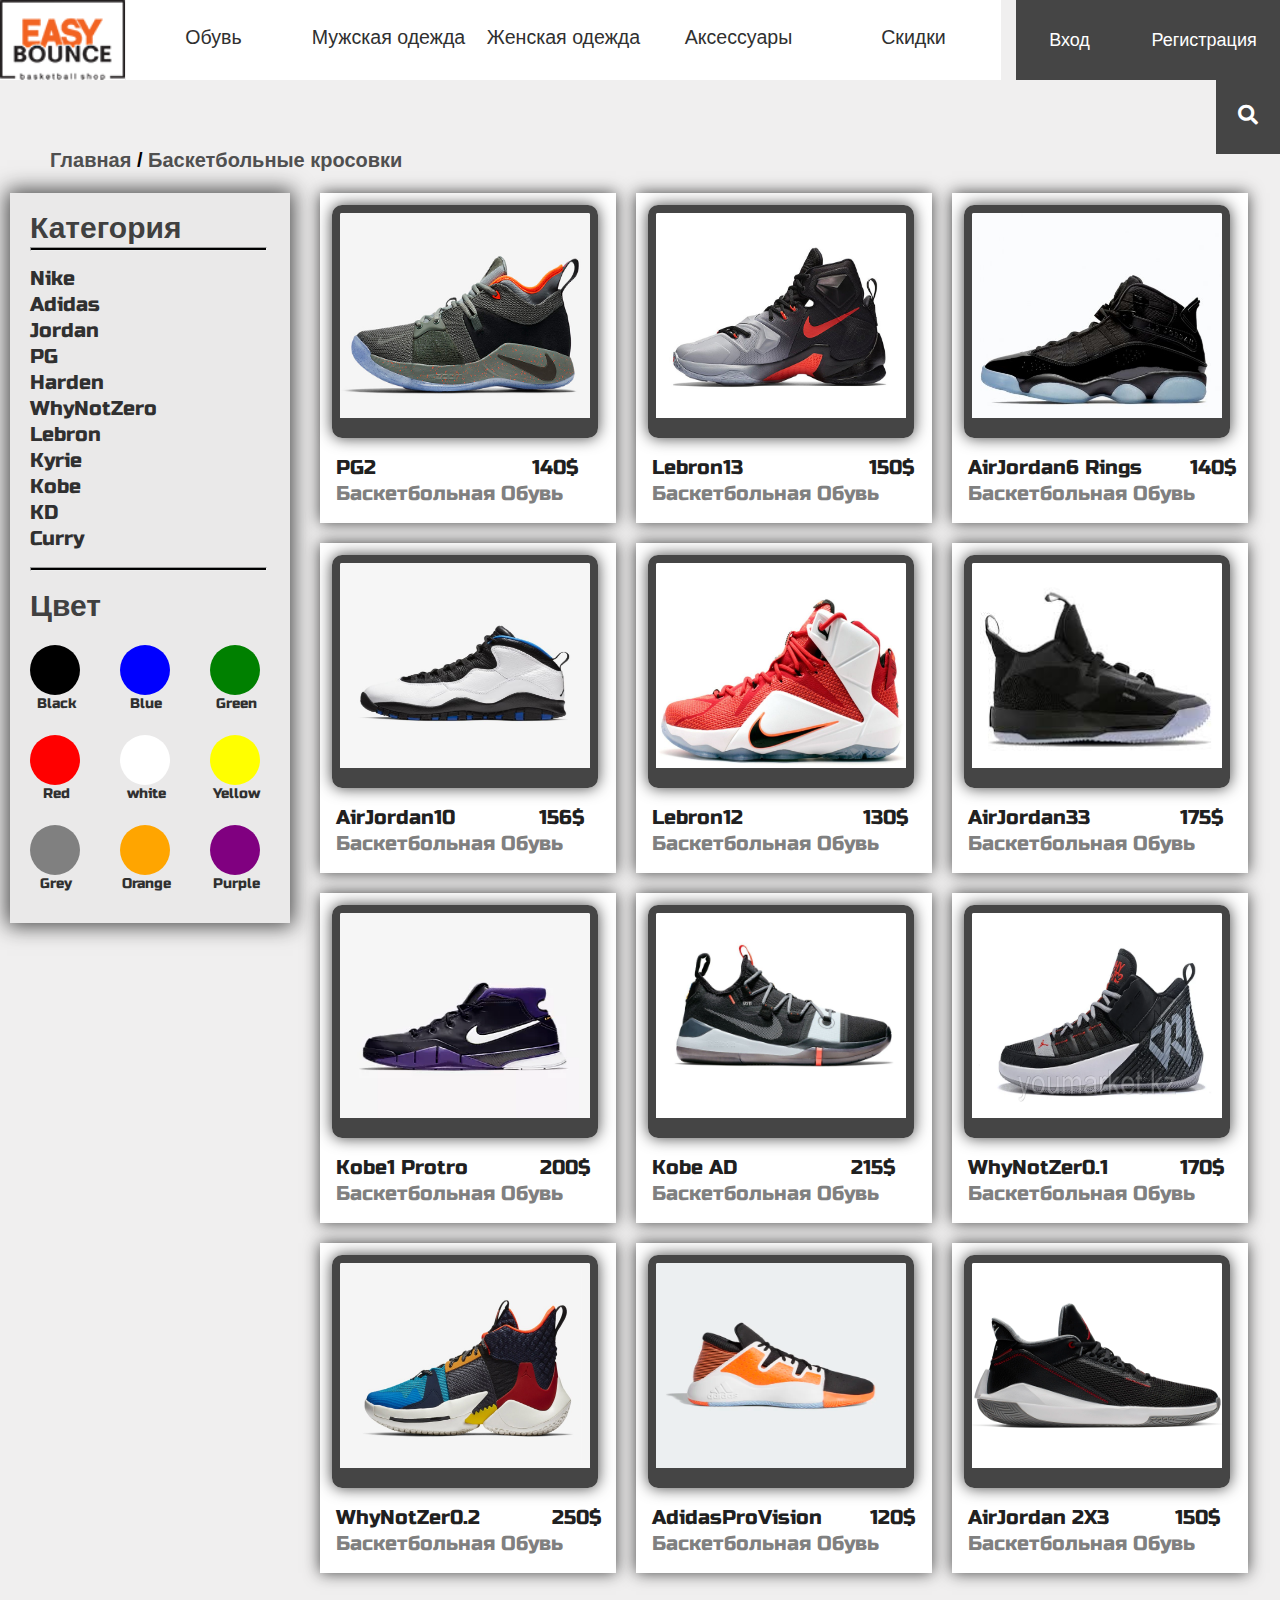
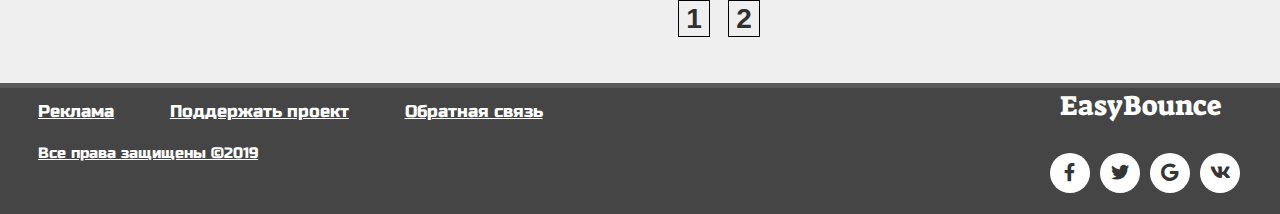
<file: index.html>
<!DOCTYPE html>
<html>
    <head>
       <meta charset="UTF-8">
        <title>Баскетбольные Кросовки</title>
	    <link rel="stylesheet" href="css/menu.css"  type="text/css" />
        <link href="css/main.css" rel="stylesheet" type="text/css" />
        <link rel="stylesheet" href="lib/end/all.min.css">
    </head>
    <body>

<div class="menu" >
	

<header id="content">

<a href="MainStr.html"><img src="images/newlogo.png" id="logo"/></a>			
	<ul id="nav">
	
		<li>
		<a href="">Обувь</a>
			<ul>
				<li><a href="index.html">Баскетбольные Кросовки</a></li>
                <li><a href="">Обувь Lifestyle</a></li>
			</ul>
		</li>
		<li>
		<a href="">Мужская одежда</a>
			<ul>
				<li><a href="shorts.html">Баскетбольные шорты</a></li>
				<li><a href="maiki.html">Баскетбольные майки</a></li>
				<li><a href="kofta.html">Толстовки</a></li>
				<li><a href="">Штаны</a></li>
				<li><a href="">Компрессивное бельё</a></li>
				<li><a href="">Спортивные костюмы</a></li>
				<li><a href="">Шапки кепки</a></li>
			</ul>
		</li>
			<li>
		<a href="">Женская одежда</a>
			<ul>
				<li><a href="girlshorts.html">Баскетбольные шорты</a></li>
				<li><a href="">Баскетбольные майки</a></li>
				<li><a href="">Толстовки</a></li>
				<li><a href="">Штаны</a></li>
				<li><a href="">Компрессивное бельё</a></li>
				<li><a href="">Спортивные костюмы</a></li>
				<li><a href="">Шапки кепки</a></li>
			</ul>
		</li>
		<li>
		<a href="">Аксессуары</a>
			<ul>
				<li><a href="">Для баскетбола</a></li>
				<li><a href="myach.html">Баскетбольные мячи</a></li>
				<li><a href="">Рюкзаки и сумки</a></li>
			
			</ul>
		</li>
		<li>
		    <a href="">Скидки</a>
		</li>
		
	</ul>
	 
		<div>
          <a href="" id="reg">Регистрация</a>
		
        <a href="" id="reg2">Вход</a>
		</div>
	<div id="search-box">
              <input class="search-txt" type="text"
 name="" placeholder="type to search" >  <a class="search-btn" href="#"><i class="fas fa-search"></i></a>
          </div>
	  </header>
        
            <h2>Fixprice</h2>
            
    <h1 id="stropisanie"><a href="#">Главная</a> /<a href="index.html"> Баскетбольные кросовки</a></h1>
   
<div id="leftmain">
   <h1 id="kategoria">Категория</h1>
   <hr id="linia">
   <ul id="inkategori">
   <li><a href="#">Nike</a></li>
   <li><a href="#">Adidas</a></li>
   <li><a href="#">Jordan</a></li>
   <li><a href="#">PG</a></li>
   <li><a href="#">Harden</a></li>
   <li><a href="#">WhyNotZero</a></li>
   <li><a href="#">Lebron</a></li>
    <li><a href="#">Kyrie</a></li>
   <li><a href="#">Kobe</a></li>
   <li><a href="#">KD</a></li>
   <li><a href="#">Curry</a></li>
   </ul>
   <hr id="linia">
   <h1 id="kategoria">Цвет</h1>
   <div id="color">
   <div id="black"><a href="#">Black</a></div>
   <div id="blue"><a href="#">Blue</a></div>
   <div id="green"><a href="#">Green</a></div>
   <div id="red"><a href="#">Red</a></div>
   <div id="white"><a href="#">white</a></div>
   <div id="yellow"><a href="#">Yellow</a></div>
   <div id="grey"><a href="#">Grey</a></div>
   <div id="orange"><a href="#">Orange</a></div>
   <div id="purple"><a href="#">Purple</a></div>
   </div>
    
</div>
        <div class="gallery">
		<div id="block">
		    <a  href="pg.html"><img src="images/14.jpg"><span id="span1"><pre>PG2                          140$</pre>Баскетбольная Обувь</span></a>
		  </div>
		<div id="block">
            <a href="lebron13.html"><img src="images/2.jpg"><span id="span1"><pre>Lebron13                     150$</pre>Баскетбольная Обувь</span></a>
			</div>
		<div id="block">
            <a href="3"><img src="images/3.jpg"><span id="span1"><pre>AirJordan6 Rings        140$</pre>Баскетбольная Обувь</span></a>
			</div>
        <div id="block">
            <a href="4"><img src="images/4.jpg"><span id="span1"><pre>AirJordan10              156$</pre>Баскетбольная Обувь</span></a>
			</div>
        <div id="block">
			<a href="5"><img src="images/5.jpg"><span id="span1"><pre>Lebron12                    130$</pre>Баскетбольная Обувь</span></a>
			</div>
        <div id="block">
			<a href="6"><img src="images/6.jpg"><span id="span1"><pre>AirJordan33               175$</pre>Баскетбольная Обувь</span></a>
			</div>
         <div id="block">
			<a href="7"><img src="images/7.jpg"><span id="span1"><pre>Kobe1 Protro            200$</pre>Баскетбольная Обувь</span></a>
			</div>
        <div id="block">
			<a href="8"><img src="images/8.jpg"><span id="span1"><pre>Kobe AD                   215$</pre>Баскетбольная Обувь</span></a>
			</div>
         <div id="block">
			<a href="9"><img src="images/9.jpg"><span id="span1"><pre>WhyNotZer0.1            170$</pre>Баскетбольная Обувь</span></a>
			</div>
         <div id="block">
		   <a href="10"><img src="images/10.jpg"><span id="span1"><pre>WhyNotZer0.2            250$</pre>Баскетбольная Обувь</span></a>
		   </div>
         <div id="block">
			<a href="11"><img src="images/11.jpg"><span id="span1"><pre>AdidasProVision        120$</pre>Баскетбольная Обувь</span></a>
			</div>
         <div id="block">
		   <a href="12"><img src="images/12.jpg"><span id="span1"><pre>AirJordan 2X3           150$</pre>Баскетбольная Обувь</span></a>
        </div>
		</div>	<h1 id="perehod"><a href="index.html">1</a></h1> <h1 id="perehod2"><a href="">2</a></h1>
            </div>
            
            <footer>
       
        <div id="niz">
            <span>EasyBounce</span>
        </div>
        <div id="clear"></div>

        <div id="Fullniz">
            <a href="">Реклама</a>
            <a href="">Поддержать проект</a>
            <a href="">Обратная связь</a>
        </div>
        <div id="nizright">
            <a href="">Все права защищены &copy;2019</a>
        </div>
        <div id="social">
         <a href="https://vk.com/spriggan0" title="Вконтакте"><i class="fab fa-vk"></i></a>
         <a href="https://myaccount.google.com/" title="Google"><i class="fab fa-google"></i></a>
         <a href="" title="Twitter"><i class="fab fa-twitter"></i></a>
         <a href="https://vk.com/spriggan0" title="Facebook"><i class="fab fa-facebook-f"></i></a>
       </div>
    </footer>

    </body>
</html>
</file>
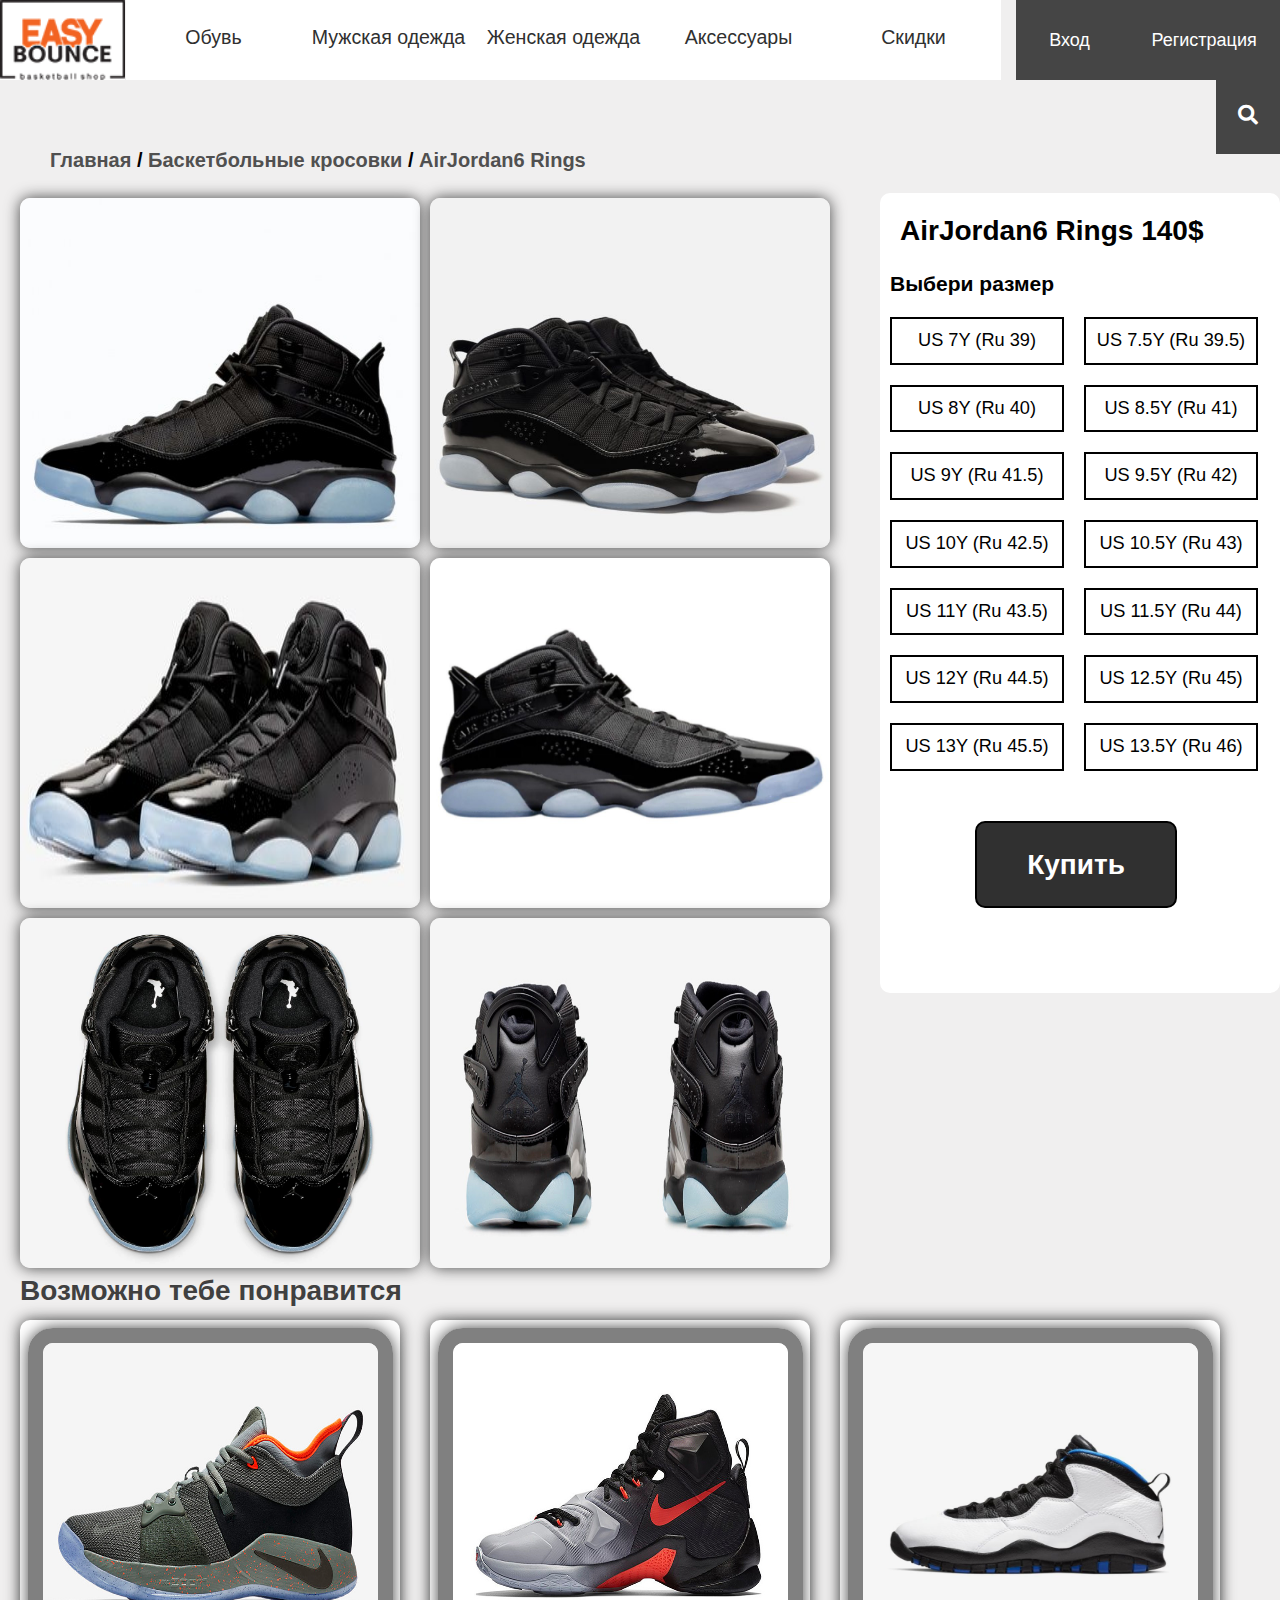
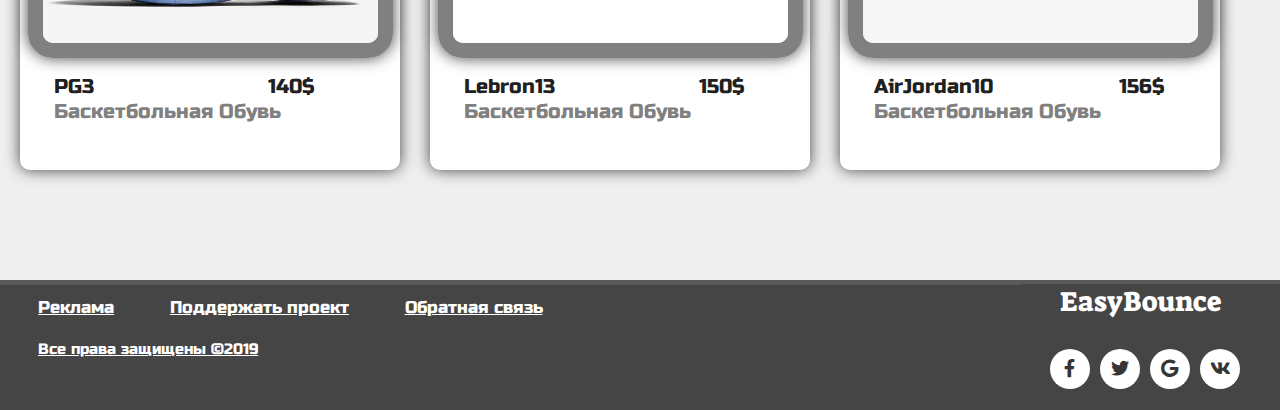
<file: 6rings.html>
<!DOCTYPE html>
<html lang="en">
<head>
    <meta charset="UTF-8">
    <link rel="stylesheet" href="css/menu.css"  type="text/css" />
        <link href="css/main.css" rel="stylesheet" type="text/css" />
        <link rel="stylesheet" href="lib/end/all.min.css">
        <link href="css/shoes.css" rel="stylesheet" type="text/css" />
    <title>Document</title>
</head>
<body>  
     <div id="main">
        <header id="content">

<a href="MainStr.html"><img src="images/newlogo.png" id="logo"/></a>			
	<ul id="nav">
	
		<li>
		<a href="">Обувь</a>
			<ul>
				<li><a href="index.html">Баскетбольные Кросовки</a></li>
                <li><a href="">Обувь Lifestyle</a></li>
			</ul>
		</li>
		<li>
		<a href="">Мужская одежда</a>
			<ul>
				<li><a href="shorts.html">Баскетбольные шорты</a></li>
				<li><a href="maiki.html">Баскетбольные майки</a></li>
				<li><a href="kofta.html">Толстовки</a></li>
				<li><a href="">Штаны</a></li>
				<li><a href="">Компрессивное бельё</a></li>
				<li><a href="">Спортивные костюмы</a></li>
				<li><a href="">Шапки кепки</a></li>
			</ul>
		</li>
			<li>
		<a href="">Женская одежда</a>
			<ul>
				<li><a href="girlshorts.html">Баскетбольные шорты</a></li>
				<li><a href="">Баскетбольные майки</a></li>
				<li><a href="">Толстовки</a></li>
				<li><a href="">Штаны</a></li>
				<li><a href="">Компрессивное бельё</a></li>
				<li><a href="">Спортивные костюмы</a></li>
				<li><a href="">Шапки кепки</a></li>
			</ul>
		</li>
		<li>
		<a href="">Аксессуары</a>
			<ul>
				<li><a href="">Для баскетбола</a></li>
				<li><a href="myach.html">Баскетбольные мячи</a></li>
				<li><a href="">Рюкзаки и сумки</a></li>
			
			</ul>
		</li>
		<li>
		    <a href="">Скидки</a>
		</li>
		
	</ul>
	 
		<div>
          <a href="" id="reg">Регистрация</a>
		
        <a href="" id="reg2">Вход</a>
		</div>
	<div id="search-box">
              <input class="search-txt" type="text"
 name="" placeholder="type to search" >  <a class="search-btn" href="#"><i class="fas fa-search"></i></a>
          </div>
	  </header>
     <h2>Fixprice</h2>
      <h1 id="stropisanie"><a href="#">Главная</a> /<a href="index.html"> Баскетбольные кросовки</a> / <a href="#">AirJordan6 Rings</a></h1>
      <div class="menu">
	
       <div id="right">
        <h1 id="kupit">AirJordan6 Rings 140$</h1>
        <h2 id="kupit2">Выбери размер</h2>
        <div id="razmer">
            <a tabindex="1">US 7Y (Ru 39)</a>
        </div>
        <div id="razmer">
          <a tabindex="1">  US 7.5Y (Ru 39.5)</a>
        </div>
           
           <div id="razmer">
          <a tabindex="1">  US 8Y (Ru 40)</a>
        </div>
        <div id="razmer">
          <a tabindex="1">  US 8.5Y (Ru 41)</a>
        </div>
        <div id="razmer">
          <a tabindex="1">  US 9Y (Ru 41.5)</a>
        </div>
        <div id="razmer">
           <a tabindex="1"> US 9.5Y (Ru 42)</a>
        </div>
        <div id="razmer">
          <a tabindex="1">  US 10Y (Ru 42.5)</a>
        </div>
        <div id="razmer">
          <a tabindex="1">  US 10.5Y (Ru 43)</a>
        </div>
         <div id="razmer">
          <a tabindex="1">  US 11Y (Ru 43.5)</a>
        </div> 
           <div id="razmer">
           <a tabindex="1"> US 11.5Y (Ru 44)</a>
        </div> 
           <div id="razmer">
          <a tabindex="1">  US 12Y (Ru 44.5)</a>
        </div>
            <div id="razmer">
          <a tabindex="1">  US 12.5Y (Ru 45)</a>
        </div>
            <div id="razmer">
           <a tabindex="1"> US 13Y (Ru 45.5)</a>
        </div> 
           <div id="razmer">
           <a tabindex="1"> US 13.5Y (Ru 46)</a>
        </div>
         <div id="kupit3">
             <a href="1"><h1>Купить</h1></a>
        </div>
        </div>
      <div class="obzor">
		<div id="image">
		    <a  tabindex="1"><img src="images/6rings/3.jpg"></a>
		  </div>
		<div id="image">
            <a tabindex="2"><img src="images/6rings/6rings1.jpg"></a>
		</div>	
		<div id="image">
            <a tabindex="3"><img src="images/6rings/6rings2.jpg"></a>
        </div>
        <div id="image">
            <a tabindex="4"><img src="images/6rings/6rings3.jpg"></a>
            </div>
		<div id="image">	
			<a tabindex="5"><img src="images/6rings/6rings4.jpg"></a>
			</div>
		<div id="image">	
			<a tabindex="6"><img src="images/6rings/6rings5.jpg"></a>
			</div>
    </div>

    </div> 
    <div id="nizpg"> 
   <h1 id="vozmojnonrav">
       Возможно тебе понравится</h1></div>
         <div id="blockpg">
            <a href="pg.html"><img src="images/14.jpg"><span id="span2"><pre>PG3                             140$</pre>Баскетбольная Обувь</span></a>
			</div>
		<div id="blockpg">
            <a href="lebron13.html"><img src="images/2.jpg"><span id="span2"><pre>Lebron13                        150$</pre>Баскетбольная Обувь</span></a>
			</div>
        <div id="blockpg">
            <a href="AirJordan10"><img src="images/4.jpg"><span id="span2"><pre>AirJordan10                     156$</pre>Баскетбольная Обувь</span></a>
			</div>
</div> 
<footer>
       
        <div id="niz">
            <span>EasyBounce</span>
        </div>
        <div id="clear"></div>

        <div id="Fullniz">
            <a href="">Реклама</a>
            <a href="">Поддержать проект</a>
            <a href="">Обратная связь</a>
        </div>
        <div id="nizright">
            <a href="">Все права защищены &copy;2019</a>
        </div>
        <div id="social">
         <a href="https://vk.com/spriggan0" title="Вконтакте"><i class="fab fa-vk"></i></a>
         <a href="https://myaccount.google.com/" title="Google"><i class="fab fa-google"></i></a>
         <a href="" title="Twitter"><i class="fab fa-twitter"></i></a>
         <a href="https://vk.com/spriggan0" title="Facebook"><i class="fab fa-facebook-f"></i></a>
       </div>
    </footer>
</body>
</html>
</file>
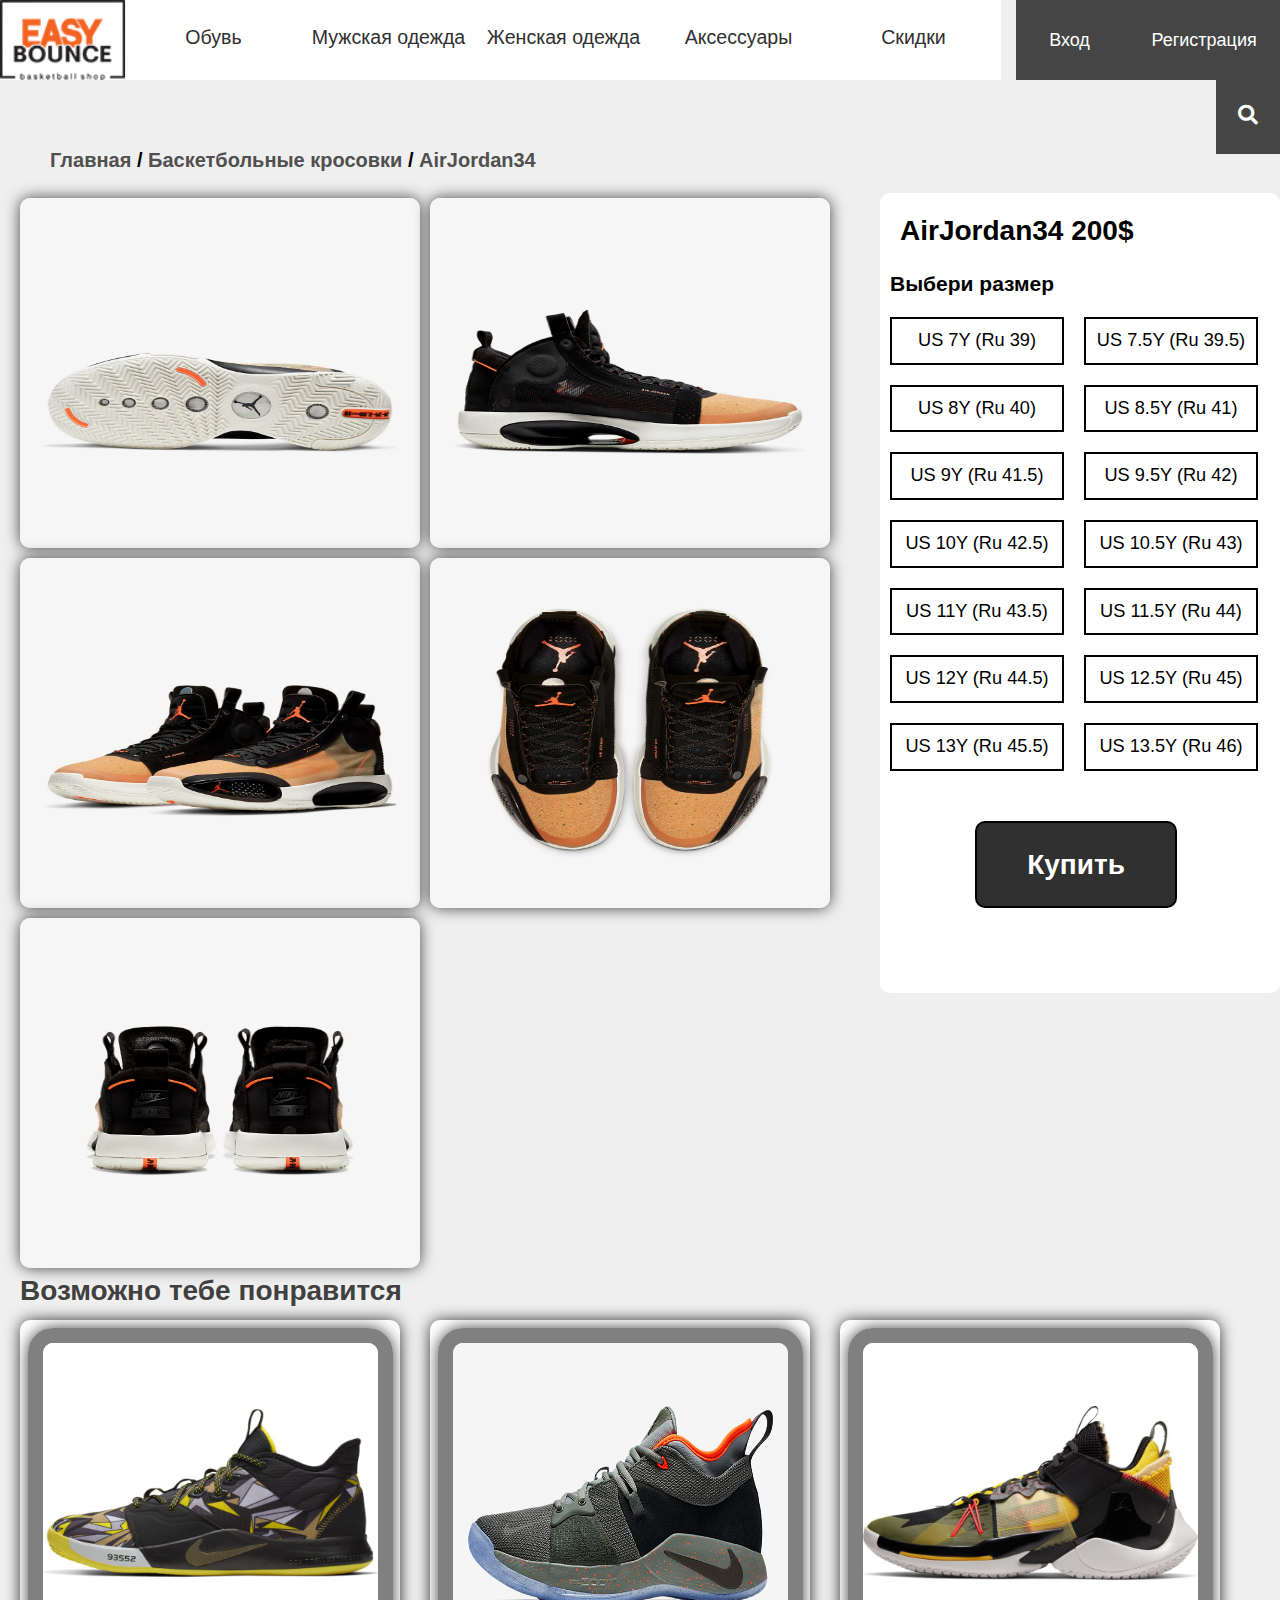
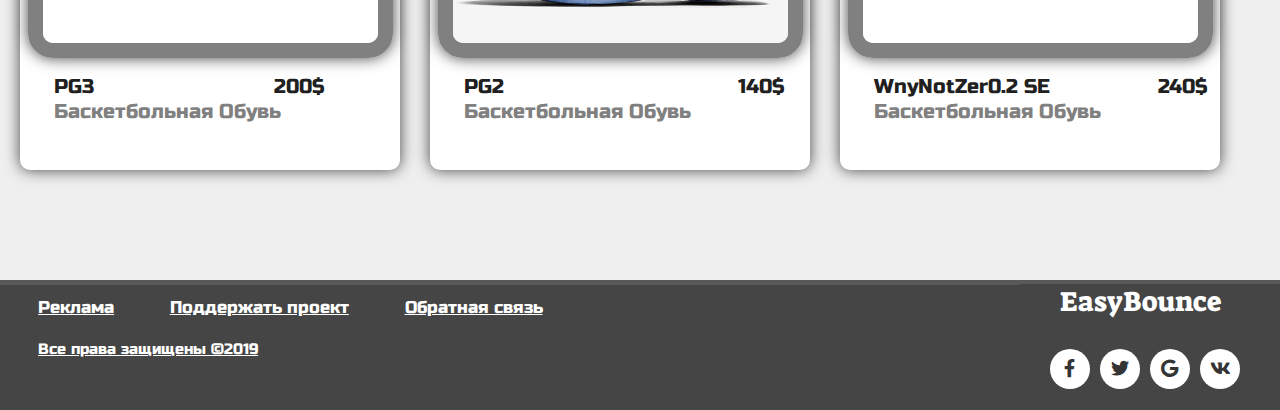
<file: jordan34.html>
<!DOCTYPE html>
<html lang="en">
<head>
    <meta charset="UTF-8">
     <link rel="stylesheet" href="css/menu.css"  type="text/css" />
        <link href="css/main.css" rel="stylesheet" type="text/css" />
        <link rel="stylesheet" href="lib/end/all.min.css">
        <link href="css/shoes.css" rel="stylesheet" type="text/css" />
    <title>Document</title>
</head>
<body>  
     <div id="main">
     
     <header id="content">

<a href="MainStr.html"><img src="images/newlogo.png" id="logo"/></a>			
	<ul id="nav">
	
		<li>
		<a href="">Обувь</a>
			<ul>
				<li><a href="index.html">Баскетбольные Кросовки</a></li>
                <li><a href="">Обувь Lifestyle</a></li>
			</ul>
		</li>
		<li>
		<a href="">Мужская одежда</a>
			<ul>
				<li><a href="shorts.html">Баскетбольные шорты</a></li>
				<li><a href="maiki.html">Баскетбольные майки</a></li>
				<li><a href="kofta.html">Толстовки</a></li>
				<li><a href="">Штаны</a></li>
				<li><a href="">Компрессивное бельё</a></li>
				<li><a href="">Спортивные костюмы</a></li>
				<li><a href="">Шапки кепки</a></li>
			</ul>
		</li>
			<li>
		<a href="">Женская одежда</a>
			<ul>
				<li><a href="girlshorts.html">Баскетбольные шорты</a></li>
				<li><a href="">Баскетбольные майки</a></li>
				<li><a href="">Толстовки</a></li>
				<li><a href="">Штаны</a></li>
				<li><a href="">Компрессивное бельё</a></li>
				<li><a href="">Спортивные костюмы</a></li>
				<li><a href="">Шапки кепки</a></li>
			</ul>
		</li>
		<li>
		<a href="">Аксессуары</a>
			<ul>
				<li><a href="">Для баскетбола</a></li>
				<li><a href="myach.html">Баскетбольные мячи</a></li>
				<li><a href="">Рюкзаки и сумки</a></li>
			
			</ul>
		</li>
		<li>
		    <a href="">Скидки</a>
		</li>
		
	</ul>
	 
		<div>
          <a href="" id="reg">Регистрация</a>
		
        <a href="" id="reg2">Вход</a>
		</div>
	<div id="search-box">
              <input class="search-txt" type="text"
 name="" placeholder="type to search" >  <a class="search-btn" href="#"><i class="fas fa-search"></i></a>
          </div>
	  </header>
    
     <h2>Fixprice</h2>
     <h1 id="stropisanie"><a href="#">Главная</a> /<a href="index.html"> Баскетбольные кросовки</a> / <a href="#">AirJordan34</a></h1>
     
      <div class="menu">
      
       <div id="right">
        <h1 id="kupit">AirJordan34 200$</h1>
        <h2 id="kupit2">Выбери размер</h2>
        <div id="razmer">
            <a tabindex="1">US 7Y (Ru 39)</a>
        </div>
        <div id="razmer">
          <a tabindex="1">  US 7.5Y (Ru 39.5)</a>
        </div>
           
           <div id="razmer">
          <a tabindex="1">  US 8Y (Ru 40)</a>
        </div>
        <div id="razmer">
          <a tabindex="1">  US 8.5Y (Ru 41)</a>
        </div>
        <div id="razmer">
          <a tabindex="1">  US 9Y (Ru 41.5)</a>
        </div>
        <div id="razmer">
           <a tabindex="1"> US 9.5Y (Ru 42)</a>
        </div>
        <div id="razmer">
          <a tabindex="1">  US 10Y (Ru 42.5)</a>
        </div>
        <div id="razmer">
          <a tabindex="1">  US 10.5Y (Ru 43)</a>
        </div>
         <div id="razmer">
          <a tabindex="1">  US 11Y (Ru 43.5)</a>
        </div> 
           <div id="razmer">
           <a tabindex="1"> US 11.5Y (Ru 44)</a>
        </div> 
           <div id="razmer">
          <a tabindex="1">  US 12Y (Ru 44.5)</a>
        </div>
            <div id="razmer">
          <a tabindex="1">  US 12.5Y (Ru 45)</a>
        </div>
            <div id="razmer">
           <a tabindex="1"> US 13Y (Ru 45.5)</a>
        </div> 
           <div id="razmer">
           <a tabindex="1"> US 13.5Y (Ru 46)</a>
        </div>
         <div id="kupit3">
             <a href="1"><h1>Купить</h1></a>
        </div>
        </div>
      <div class="obzor">
		<div id="image">
		    <a  tabindex="1"><img src="images/jordan34/jordan.jpg"></a>
		  </div>
		<div id="image">
            <a tabindex="2"><img src="images/jordan34/jordan341.jpg"></a>
		</div>	
		<div id="image">
            <a tabindex="3"><img src="images/jordan34/jordan343.jpg"></a>
        </div>
        <div id="image">
            <a tabindex="4"><img src="images/jordan34/jordan345.jpg"></a>
            </div>
		<div id="image">	
			<a tabindex="5"><img src="images/jordan34/jordan346.jpg"></a>
			</div>
		
    </div>

    </div> 
    <div id="nizpg"> 
   <h1 id="vozmojnonrav">
       Возможно тебе понравится</h1></div>
         <div id="blockpg">
            <a href="pg3.html"><img src="images/pg3/pg3.jpeg"><span id="span2"><pre>PG3                              200$</pre>Баскетбольная Обувь</span></a>
			</div>
		<div id="blockpg">
            <a href="pg.html"><img src="images/pg/pg3.jpg"><span id="span2"><pre>PG2                                       140$</pre>Баскетбольная Обувь</span></a> 
			</div>
        <div id="blockpg">
            <a href="whynot.html"><img src="images/Whynot1.jpeg"><span id="span2"><pre>WnyNotZer0.2 SE                  240$</pre>Баскетбольная Обувь</span></a>
			</div>
</div> 
<footer>
       
        <div id="niz">
            <span>EasyBounce</span>
        </div>
        <div id="clear"></div>

        <div id="Fullniz">
            <a href="">Реклама</a>
            <a href="">Поддержать проект</a>
            <a href="">Обратная связь</a>
        </div>
        <div id="nizright">
            <a href="">Все права защищены &copy;2019</a>
        </div>
        <div id="social">
         <a href="https://vk.com/spriggan0" title="Вконтакте"><i class="fab fa-vk"></i></a>
         <a href="https://myaccount.google.com/" title="Google"><i class="fab fa-google"></i></a>
         <a href="" title="Twitter"><i class="fab fa-twitter"></i></a>
         <a href="https://vk.com/spriggan0" title="Facebook"><i class="fab fa-facebook-f"></i></a>
       </div>
    </footer>
</body>
</html>
</file>
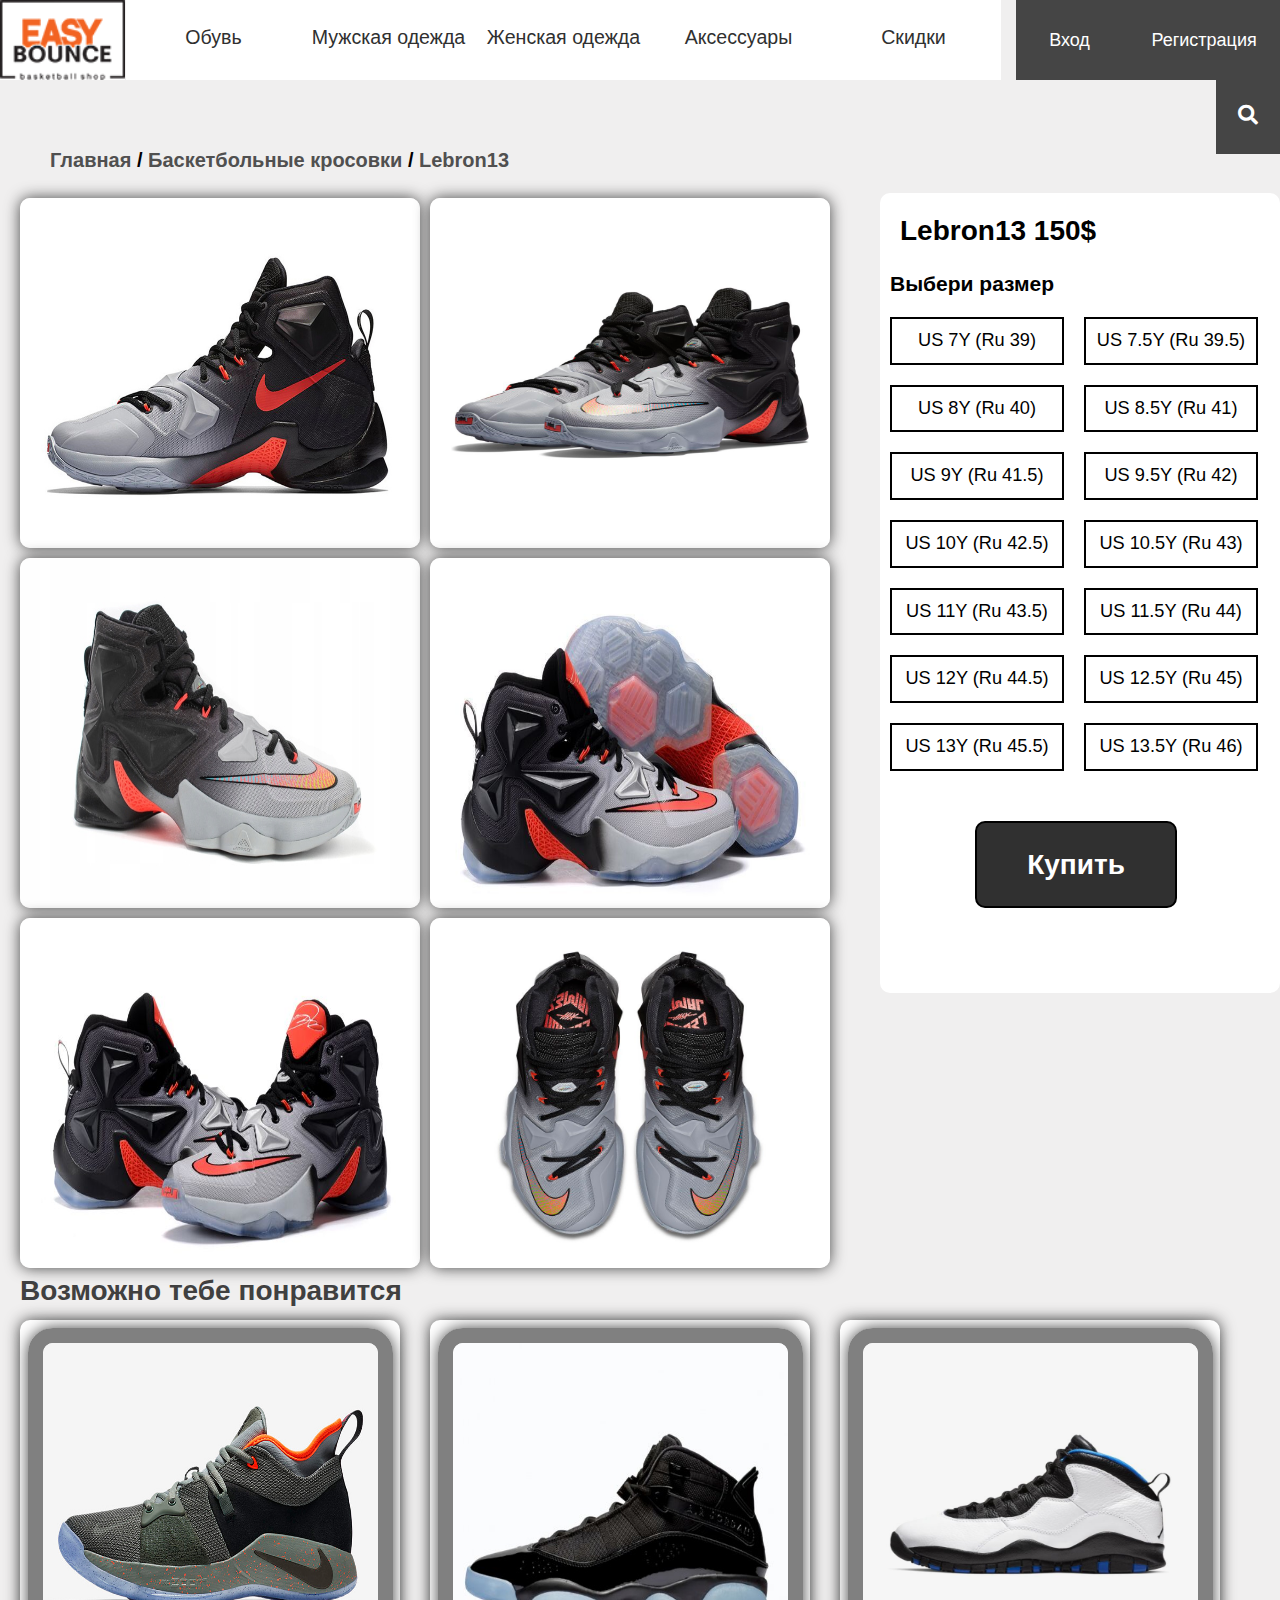
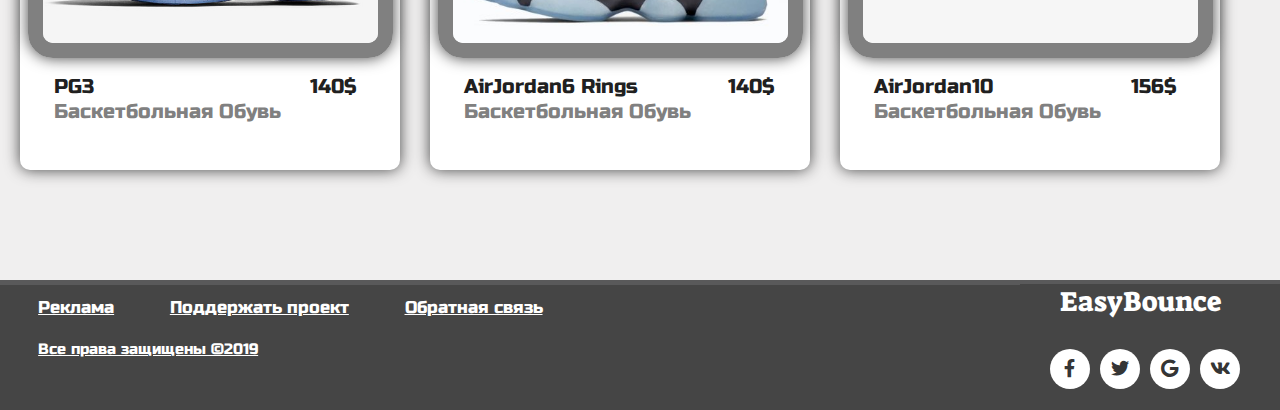
<file: lebron13.html>
<!DOCTYPE html>
<html lang="en">
<head>
    <meta charset="UTF-8">
    <link rel="stylesheet" href="css/menu.css"  type="text/css" />
        <link href="css/main.css" rel="stylesheet" type="text/css" />
        <link rel="stylesheet" href="lib/end/all.min.css">
        <link href="css/shoes.css" rel="stylesheet" type="text/css" />
    <title>Document</title>
</head>
<body>  
     <div id="main">
      <header id="content">

<a href="MainStr.html"><img src="images/newlogo.png" id="logo"/></a>			
	<ul id="nav">
	
		<li>
		<a href="">Обувь</a>
			<ul>
				<li><a href="index.html">Баскетбольные Кросовки</a></li>
                <li><a href="">Обувь Lifestyle</a></li>
			</ul>
		</li>
		<li>
		<a href="">Мужская одежда</a>
			<ul>
				<li><a href="shorts.html">Баскетбольные шорты</a></li>
				<li><a href="maiki.html">Баскетбольные майки</a></li>
				<li><a href="kofta.html">Толстовки</a></li>
				<li><a href="">Штаны</a></li>
				<li><a href="">Компрессивное бельё</a></li>
				<li><a href="">Спортивные костюмы</a></li>
				<li><a href="">Шапки кепки</a></li>
			</ul>
		</li>
			<li>
		<a href="">Женская одежда</a>
			<ul>
				<li><a href="girlshorts.html">Баскетбольные шорты</a></li>
				<li><a href="">Баскетбольные майки</a></li>
				<li><a href="">Толстовки</a></li>
				<li><a href="">Штаны</a></li>
				<li><a href="">Компрессивное бельё</a></li>
				<li><a href="">Спортивные костюмы</a></li>
				<li><a href="">Шапки кепки</a></li>
			</ul>
		</li>
		<li>
		<a href="">Аксессуары</a>
			<ul>
				<li><a href="">Для баскетбола</a></li>
				<li><a href="myach.html">Баскетбольные мячи</a></li>
				<li><a href="">Рюкзаки и сумки</a></li>
			
			</ul>
		</li>
		<li>
		    <a href="">Скидки</a>
		</li>
		
	</ul>
	 
		<div>
          <a href="" id="reg">Регистрация</a>
		
        <a href="" id="reg2">Вход</a>
		</div>
	<div id="search-box">
              <input class="search-txt" type="text"
 name="" placeholder="type to search" >  <a class="search-btn" href="#"><i class="fas fa-search"></i></a>
          </div>
	  </header>
          <h2>Fixprice</h2>
          <h1 id="stropisanie"><a href="#">Главная</a> /<a href="index.html"> Баскетбольные кросовки</a> / <a href="#">Lebron13</a></h1>
      <div class="menu">
  
        
        
      
       <div id="right">
        <h1 id="kupit">Lebron13                150$</h1>
        <h2 id="kupit2">Выбери размер</h2>
        <div id="razmer">
            <a tabindex="1">US 7Y (Ru 39)</a>
        </div>
        <div id="razmer">
          <a tabindex="1">  US 7.5Y (Ru 39.5)</a>
        </div>
           
           <div id="razmer">
          <a tabindex="1">  US 8Y (Ru 40)</a>
        </div>
        <div id="razmer">
          <a tabindex="1">  US 8.5Y (Ru 41)</a>
        </div>
        <div id="razmer">
          <a tabindex="1">  US 9Y (Ru 41.5)</a>
        </div>
        <div id="razmer">
           <a tabindex="1"> US 9.5Y (Ru 42)</a>
        </div>
        <div id="razmer">
          <a tabindex="1">  US 10Y (Ru 42.5)</a>
        </div>
        <div id="razmer">
          <a tabindex="1">  US 10.5Y (Ru 43)</a>
        </div>
         <div id="razmer">
          <a tabindex="1">  US 11Y (Ru 43.5)</a>
        </div> 
           <div id="razmer">
           <a tabindex="1"> US 11.5Y (Ru 44)</a>
        </div> 
           <div id="razmer">
          <a tabindex="1">  US 12Y (Ru 44.5)</a>
        </div>
            <div id="razmer">
          <a tabindex="1">  US 12.5Y (Ru 45)</a>
        </div>
            <div id="razmer">
           <a tabindex="1"> US 13Y (Ru 45.5)</a>
        </div> 
           <div id="razmer">
           <a tabindex="1"> US 13.5Y (Ru 46)</a>
        </div>
         <div id="kupit3">
             <a href="1"><h1>Купить</h1></a>
        </div>
        </div>
      <div class="obzor">
		<div id="image">
		    <a  tabindex="1"><img src="images/lebron13/2.jpg"></a>
		  </div>
		<div id="image">
            <a tabindex="2"><img src="images/lebron13/leb131.jpeg"></a>
		</div>	
		<div id="image">
            <a tabindex="3"><img src="images/lebron13/leb132.jpg"></a>
        </div>
        <div id="image">
            <a tabindex="4"><img src="images/lebron13/leb133.jpg"></a>
            </div>
		<div id="image">	
			<a tabindex="5"><img src="images/lebron13/leb134.jpg"></a>
			</div>
		<div id="image">	
			<a tabindex="6"><img src="images/lebron13/lebron135.jpg"></a>
			</div>
    </div>

    </div> 
    <div id="nizpg"> 
   <h1 id="vozmojnonrav">
       Возможно тебе понравится</h1></div>
         <div id="blockpg">
            <a href="pg.html"><img src="images/14.jpg"><span id="span2"><pre>PG3                                    140$</pre>Баскетбольная Обувь</span></a>
			</div>
		<div id="blockpg">
            <a href="6rings.html"><img src="images/3.jpg"><span id="span2"><pre>AirJordan6 Rings               140$</pre>Баскетбольная Обувь</span></a>
			</div>
        <div id="blockpg">
            <a href="AirJordan10"><img src="images/4.jpg"><span id="span2"><pre>AirJordan10                       156$</pre>Баскетбольная Обувь</span></a>
			</div>
</div> 
<footer>
       
        <div id="niz">
            <span>EasyBounce</span>
        </div>
        <div id="clear"></div>

        <div id="Fullniz">
            <a href="">Реклама</a>
            <a href="">Поддержать проект</a>
            <a href="">Обратная связь</a>
        </div>
        <div id="nizright">
            <a href="">Все права защищены &copy;2019</a>
        </div>
        <div id="social">
         <a href="https://vk.com/spriggan0" title="Вконтакте"><i class="fab fa-vk"></i></a>
         <a href="https://myaccount.google.com/" title="Google"><i class="fab fa-google"></i></a>
         <a href="" title="Twitter"><i class="fab fa-twitter"></i></a>
         <a href="https://vk.com/spriggan0" title="Facebook"><i class="fab fa-facebook-f"></i></a>
       </div>
    </footer>
</body>
</html>
</file>
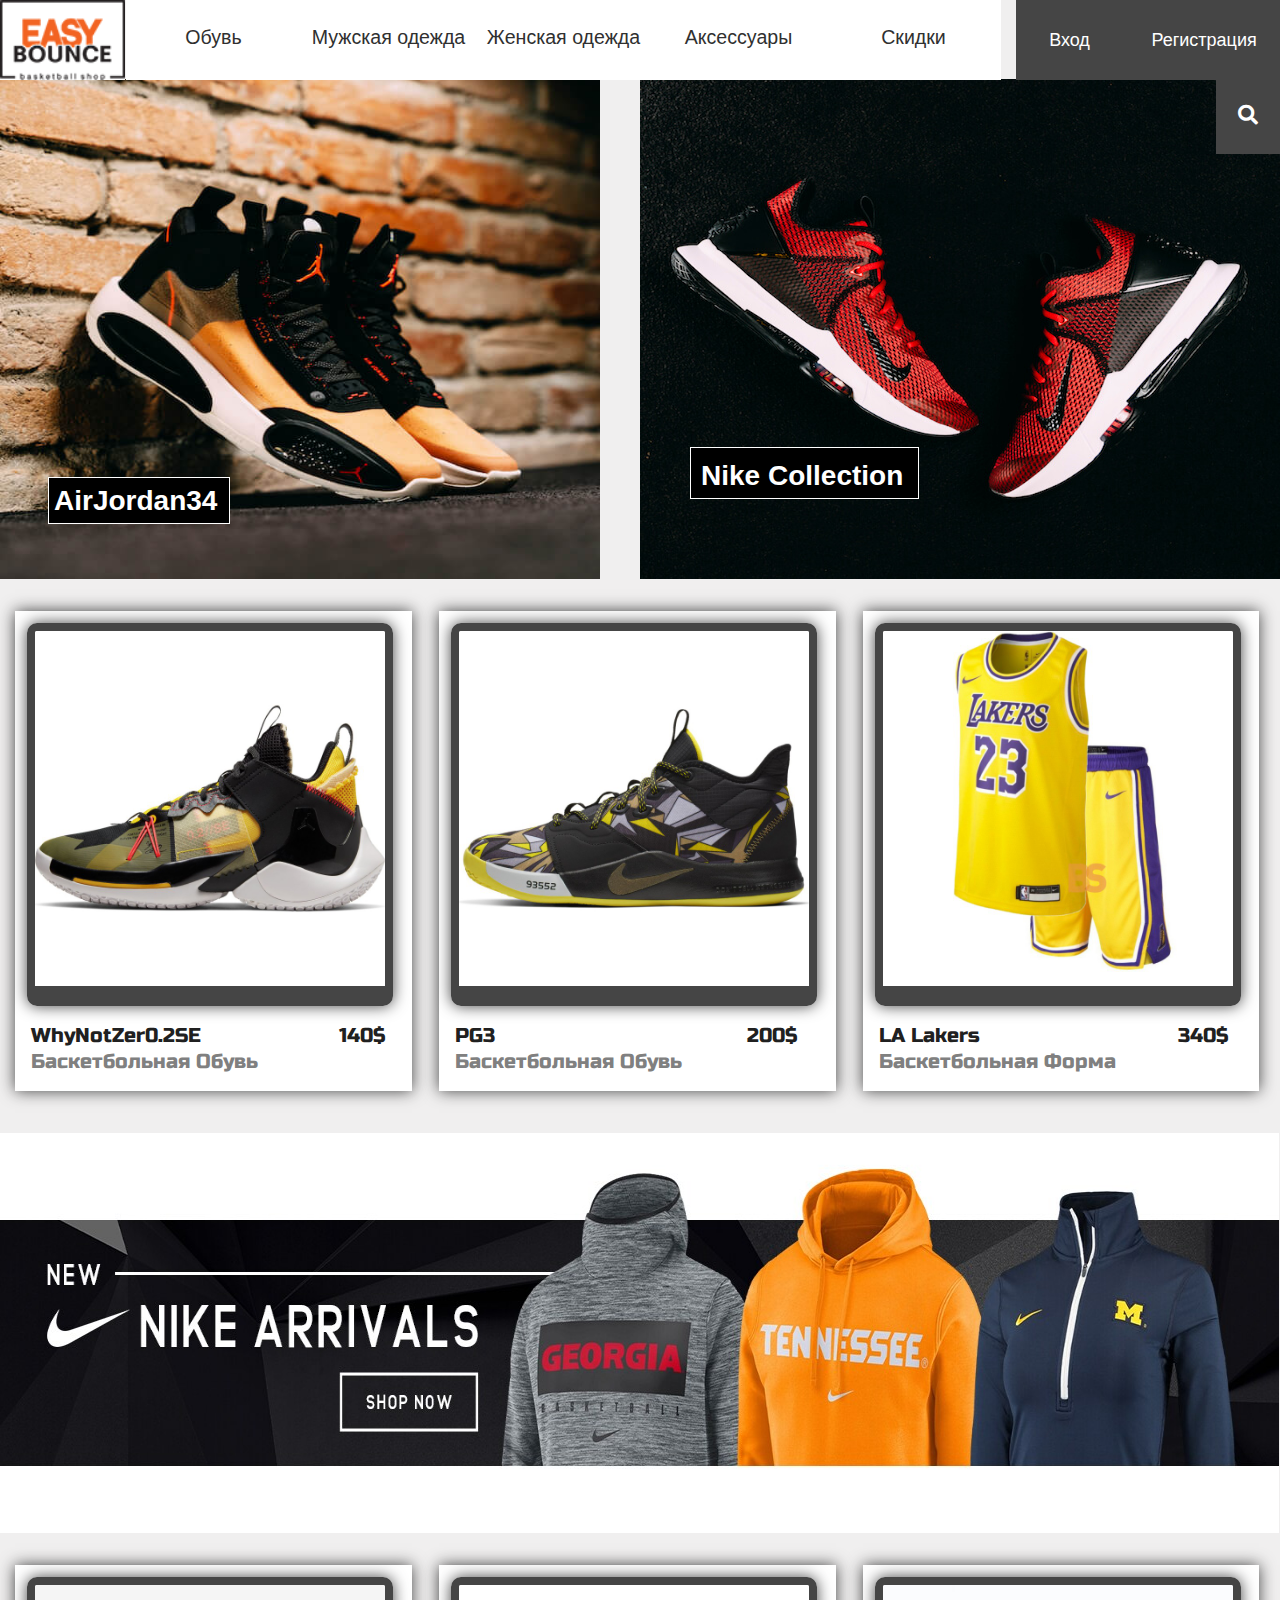
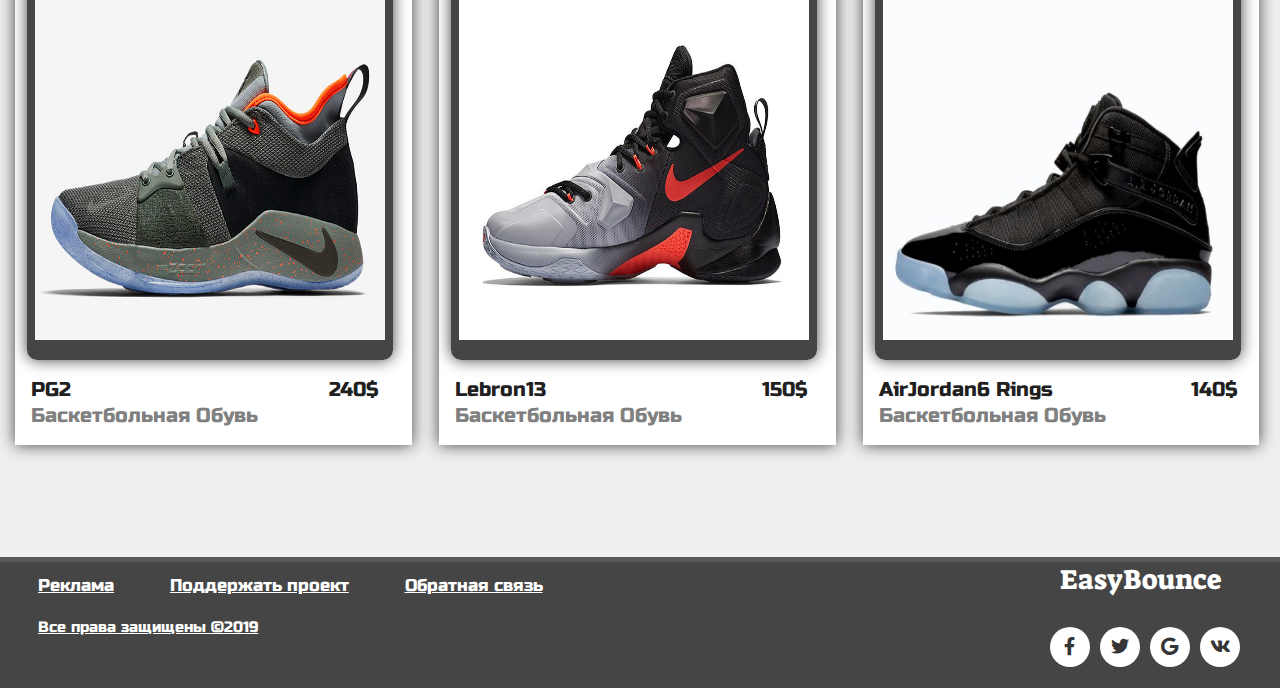
<file: MainStr.html>
<!DOCTYPE html>
<html lang="en">
<head>
    <meta charset="UTF-8">
        <link rel="stylesheet" href="css/glavnaya.css"  type="text/css" />  
        <link rel="stylesheet" href="css/menu.css"  type="text/css" /> 
            <link href="css/main.css" rel="stylesheet" type="text/css" />
        <link rel="stylesheet" href="lib/end/all.min.css">
        
    <title>Главная</title>
</head>
<body>
  <div class="menu" >
   <header id="content">

<a href="MainStr.html"><img src="images/newlogo.png" id="logo"/></a>			
	<ul id="nav">
	
		<li>
		<a href="">Обувь</a>
			<ul>
				<li><a href="index.html">Баскетбольные Кросовки</a></li>
                <li><a href="">Обувь Lifestyle</a></li>
			</ul>
		</li>
		<li>
		<a href="">Мужская одежда</a>
			<ul>
				<li><a href="shorts.html">Баскетбольные шорты</a></li>
				<li><a href="maiki.html">Баскетбольные майки</a></li>
				<li><a href="kofta.html">Толстовки</a></li>
				<li><a href="">Штаны</a></li>
				<li><a href="">Компрессивное бельё</a></li>
				<li><a href="">Спортивные костюмы</a></li>
				<li><a href="">Шапки кепки</a></li>
			</ul>
		</li>
			<li>
		<a href="">Женская одежда</a>
			<ul>
				<li><a href="girlshorts.html">Баскетбольные шорты</a></li>
				<li><a href="">Баскетбольные майки</a></li>
				<li><a href="">Толстовки</a></li>
				<li><a href="">Штаны</a></li>
				<li><a href="">Компрессивное бельё</a></li>
				<li><a href="">Спортивные костюмы</a></li>
				<li><a href="">Шапки кепки</a></li>
			</ul>
		</li>
		<li>
		<a href="">Аксессуары</a>
			<ul>
				<li><a href="">Для баскетбола</a></li>
				<li><a href="myach.html">Баскетбольные мячи</a></li>
				<li><a href="">Рюкзаки и сумки</a></li>
			
			</ul>
		</li>
		<li>
		    <a href="">Скидки</a>
		</li>
		
	</ul>
	 
		<div>
          <a href="" id="reg">Регистрация</a>
		
        <a href="" id="reg2">Вход</a>
		</div>
	<div id="search-box">
              <input class="search-txt" type="text"
 name="" placeholder="type to search" >  <a class="search-btn" href="#"><i class="fas fa-search"></i></a>
          </div>
	  </header>
         <h2>Fixprice</h2>
            
    <div id="mainleft">
        <a href="jordan34.html"><h1 id="banner1">AirJordan34</h1><h1 id="banner2">Nike Collection</h1><img src="images/main1.jpg"></a>
    </div>
    
    <div id="mainright">
         <a href=""><img src="images/main3.jpg"></a>
    </div>
    
    <div class="gallery1">
		<div id="block1">
		    <a  href="whynot.html"><img src="images/Whynot1.jpeg"><span id="span1"><pre>
WhyNotZer0.2SE                       140$</pre>Баскетбольная             Обувь</span></a>
		  </div>
		<div id="block1">
            <a href="pg3.html"><img src="images/pg3.jpeg"><span id="span1"><pre>PG3                                          200$</pre>Баскетбольная Обувь</span></a>               
			</div>
		<div id="block1">
            <a href="3"><img src="images/lal.jpg"><span id="span1"><pre>LA Lakers                                 340$</pre>Баскетбольная Форма</span></a>
			</div>
		
    </div>
    
    
    
    <div id="mainbottom">
           <a href="kofta.html"><img src="images/main5.jpg"></a>
    </div>
       
        <div class="gallery1">
		<div id="block1">
		    <a  href="pg.html"><img src="images/14.jpg"><span id="span1"><pre>
PG2                                           240$</pre>Баскетбольная             Обувь</span></a>   
		  </div>
		<div id="block1">
            <a href="lebron13.html"><img src="images/2.jpg"><span id="span1"><pre>Lebron13                                    150$</pre>Баскетбольная Обувь</span></a>
			</div>
		<div id="block1">
            <a href="3"><img src="images/3.jpg"><span id="span1"><pre>AirJordan6 Rings                       140$</pre>Баскетбольная Обувь</span></a>
			</div>
		
    </div>
  
    </div>
         <footer>
       
        <div id="niz">
            <span>EasyBounce</span>
        </div>
        <div id="clear"></div>

        <div id="Fullniz">
            <a href="">Реклама</a>
            <a href="">Поддержать проект</a>
            <a href="">Обратная связь</a>
        </div>
        <div id="nizright">
            <a href="">Все права защищены &copy;2019</a>
        </div>
        <div id="social">
         <a href="https://vk.com/spriggan0" title="Вконтакте"><i class="fab fa-vk"></i></a>
         <a href="https://myaccount.google.com/" title="Google"><i class="fab fa-google"></i></a>
         <a href="" title="Twitter"><i class="fab fa-twitter"></i></a>
         <a href="https://vk.com/spriggan0" title="Facebook"><i class="fab fa-facebook-f"></i></a>
       </div>
       
    </footer>
    
</body>
</html>
</file>
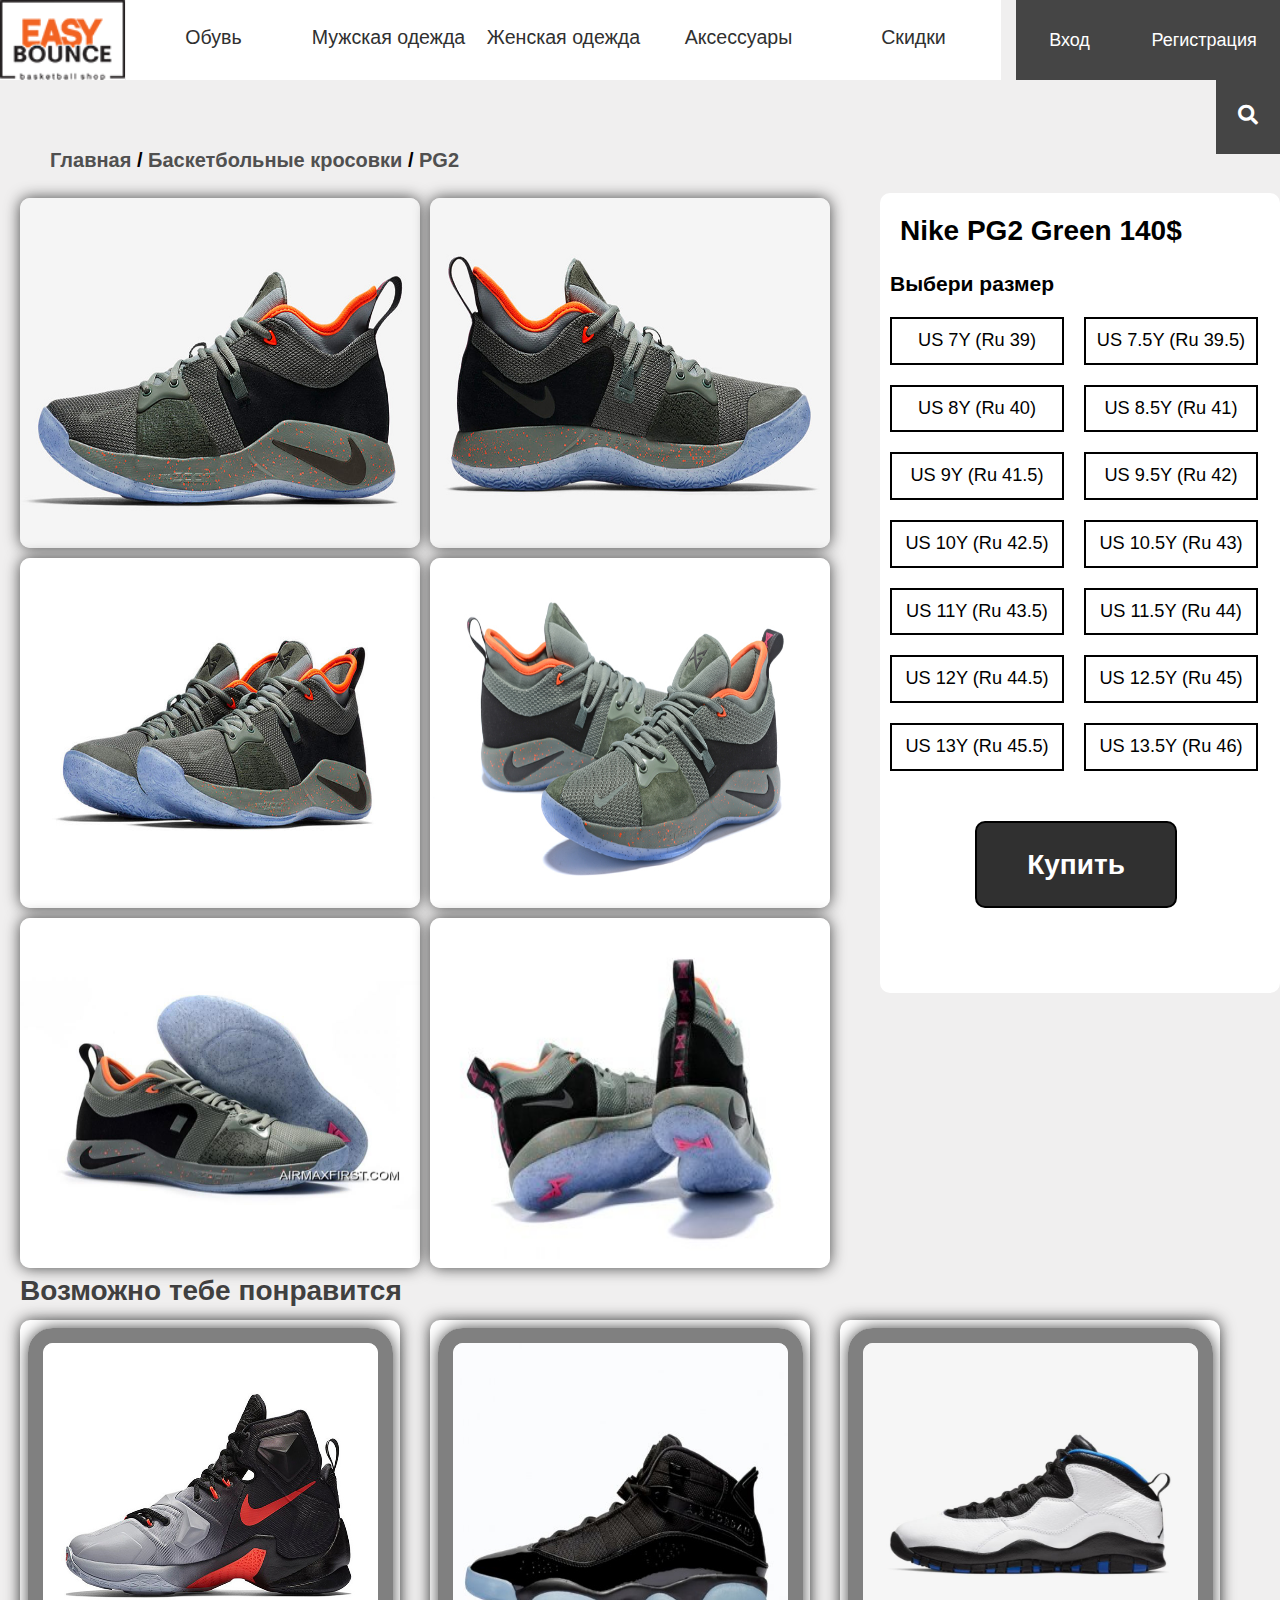
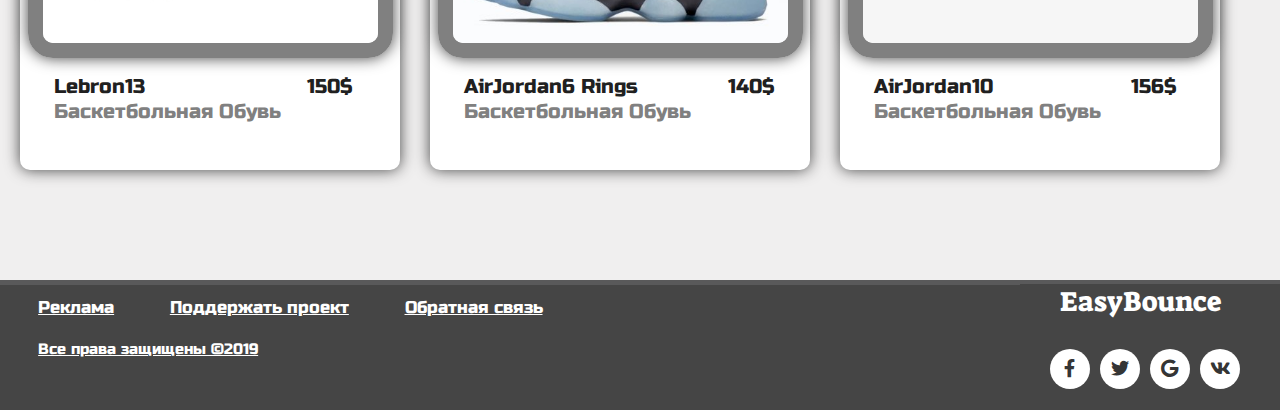
<file: pg.html>
<!DOCTYPE html>
<html lang="en">
<head>
    <meta charset="UTF-8">
     <link rel="stylesheet" href="css/menu.css"  type="text/css" />
        <link href="css/main.css" rel="stylesheet" type="text/css" />
        <link rel="stylesheet" href="lib/end/all.min.css">
        <link href="css/shoes.css" rel="stylesheet" type="text/css" />
    <title>Document</title>
</head>
<body>  
     <div id="main">
     
   <header id="content">

<a href="MainStr.html"><img src="images/newlogo.png" id="logo"/></a>			
	<ul id="nav">
	
		<li>
		<a href="">Обувь</a>
			<ul>
				<li><a href="index.html">Баскетбольные Кросовки</a></li>
                <li><a href="">Обувь Lifestyle</a></li>
			</ul>
		</li>
		<li>
		<a href="">Мужская одежда</a>
			<ul>
				<li><a href="shorts.html">Баскетбольные шорты</a></li>
				<li><a href="maiki.html">Баскетбольные майки</a></li>
				<li><a href="kofta.html">Толстовки</a></li>
				<li><a href="">Штаны</a></li>
				<li><a href="">Компрессивное бельё</a></li>
				<li><a href="">Спортивные костюмы</a></li>
				<li><a href="">Шапки кепки</a></li>
			</ul>
		</li>
			<li>
		<a href="">Женская одежда</a>
			<ul>
				<li><a href="girlshorts.html">Баскетбольные шорты</a></li>
				<li><a href="">Баскетбольные майки</a></li>
				<li><a href="">Толстовки</a></li>
				<li><a href="">Штаны</a></li>
				<li><a href="">Компрессивное бельё</a></li>
				<li><a href="">Спортивные костюмы</a></li>
				<li><a href="">Шапки кепки</a></li>
			</ul>
		</li>
		<li>
		<a href="">Аксессуары</a>
			<ul>
				<li><a href="">Для баскетбола</a></li>
				<li><a href="myach.html">Баскетбольные мячи</a></li>
				<li><a href="">Рюкзаки и сумки</a></li>
			
			</ul>
		</li>
		<li>
		    <a href="">Скидки</a>
		</li>
		
	</ul>
	 
		<div>
          <a href="" id="reg">Регистрация</a>
		
        <a href="" id="reg2">Вход</a>
		</div>
	<div id="search-box">
              <input class="search-txt" type="text"
 name="" placeholder="type to search" >  <a class="search-btn" href="#"><i class="fas fa-search"></i></a>
          </div>
	  </header>
    
     <h2>Fixprice</h2>
     <h1 id="stropisanie"><a href="#">Главная</a> /<a href="index.html"> Баскетбольные кросовки</a> / <a href="#">PG2</a></h1>
     
      <div class="menu">
      
       <div id="right">
        <h1 id="kupit">Nike PG2 Green 140$</h1>
        <h2 id="kupit2">Выбери размер</h2>
        <div id="razmer">
            <a tabindex="1">US 7Y (Ru 39)</a>
        </div>
        <div id="razmer">
          <a tabindex="1">  US 7.5Y (Ru 39.5)</a>
        </div>
           
           <div id="razmer">
          <a tabindex="1">  US 8Y (Ru 40)</a>
        </div>
        <div id="razmer">
          <a tabindex="1">  US 8.5Y (Ru 41)</a>
        </div>
        <div id="razmer">
          <a tabindex="1">  US 9Y (Ru 41.5)</a>
        </div>
        <div id="razmer">
           <a tabindex="1"> US 9.5Y (Ru 42)</a>
        </div>
        <div id="razmer">
          <a tabindex="1">  US 10Y (Ru 42.5)</a>
        </div>
        <div id="razmer">
          <a tabindex="1">  US 10.5Y (Ru 43)</a>
        </div>
         <div id="razmer">
          <a tabindex="1">  US 11Y (Ru 43.5)</a>
        </div> 
           <div id="razmer">
           <a tabindex="1"> US 11.5Y (Ru 44)</a>
        </div> 
           <div id="razmer">
          <a tabindex="1">  US 12Y (Ru 44.5)</a>
        </div>
            <div id="razmer">
          <a tabindex="1">  US 12.5Y (Ru 45)</a>
        </div>
            <div id="razmer">
           <a tabindex="1"> US 13Y (Ru 45.5)</a>
        </div> 
           <div id="razmer">
           <a tabindex="1"> US 13.5Y (Ru 46)</a>
        </div>
         <div id="kupit3">
             <a href="1"><h1>Купить</h1></a>
        </div>
        </div>
      <div class="obzor">
		<div id="image">
		    <a  tabindex="1"><img src="images/pg/pg3.jpg"></a>
		  </div>
		<div id="image">
            <a tabindex="2"><img src="images/pg/pg4.jpg"></a>
		</div>	
		<div id="image">
            <a tabindex="3"><img src="images/pg/pg2.jpg"></a>
        </div>
        <div id="image">
            <a tabindex="4"><img src="images/pg/pg6.jpg"></a>
            </div>
		<div id="image">	
			<a tabindex="5"><img src="images/pg/pg5.jpg"></a>
			</div>
		<div id="image">	
			<a tabindex="6"><img src="images/pg/pg1.jpg"></a>
			</div>
    </div>

    </div> 
    <div id="nizpg"> 
   <h1 id="vozmojnonrav">
       Возможно тебе понравится</h1></div>
         <div id="blockpg">
            <a href="lebron13.html"><img src="images/2.jpg"><span id="span2"><pre>Lebron13                           150$</pre>Баскетбольная Обувь</span></a>
			</div>
		<div id="blockpg">
            <a href="6rings.html"><img src="images/3.jpg"><span id="span2"><pre>AirJordan6 Rings               140$</pre>Баскетбольная Обувь</span></a>
			</div>
        <div id="blockpg">
            <a href="AirJordan10"><img src="images/4.jpg"><span id="span2"><pre>AirJordan10                       156$</pre>Баскетбольная Обувь</span></a>
			</div>
</div> 
<footer>
       
        <div id="niz">
            <span>EasyBounce</span>
        </div>
        <div id="clear"></div>

        <div id="Fullniz">
            <a href="">Реклама</a>
            <a href="">Поддержать проект</a>
            <a href="">Обратная связь</a>
        </div>
        <div id="nizright">
            <a href="">Все права защищены &copy;2019</a>
        </div>
        <div id="social">
         <a href="https://vk.com/spriggan0" title="Вконтакте"><i class="fab fa-vk"></i></a>
         <a href="https://myaccount.google.com/" title="Google"><i class="fab fa-google"></i></a>
         <a href="" title="Twitter"><i class="fab fa-twitter"></i></a>
         <a href="https://vk.com/spriggan0" title="Facebook"><i class="fab fa-facebook-f"></i></a>
       </div>
    </footer>
</body>
</html>
</file>
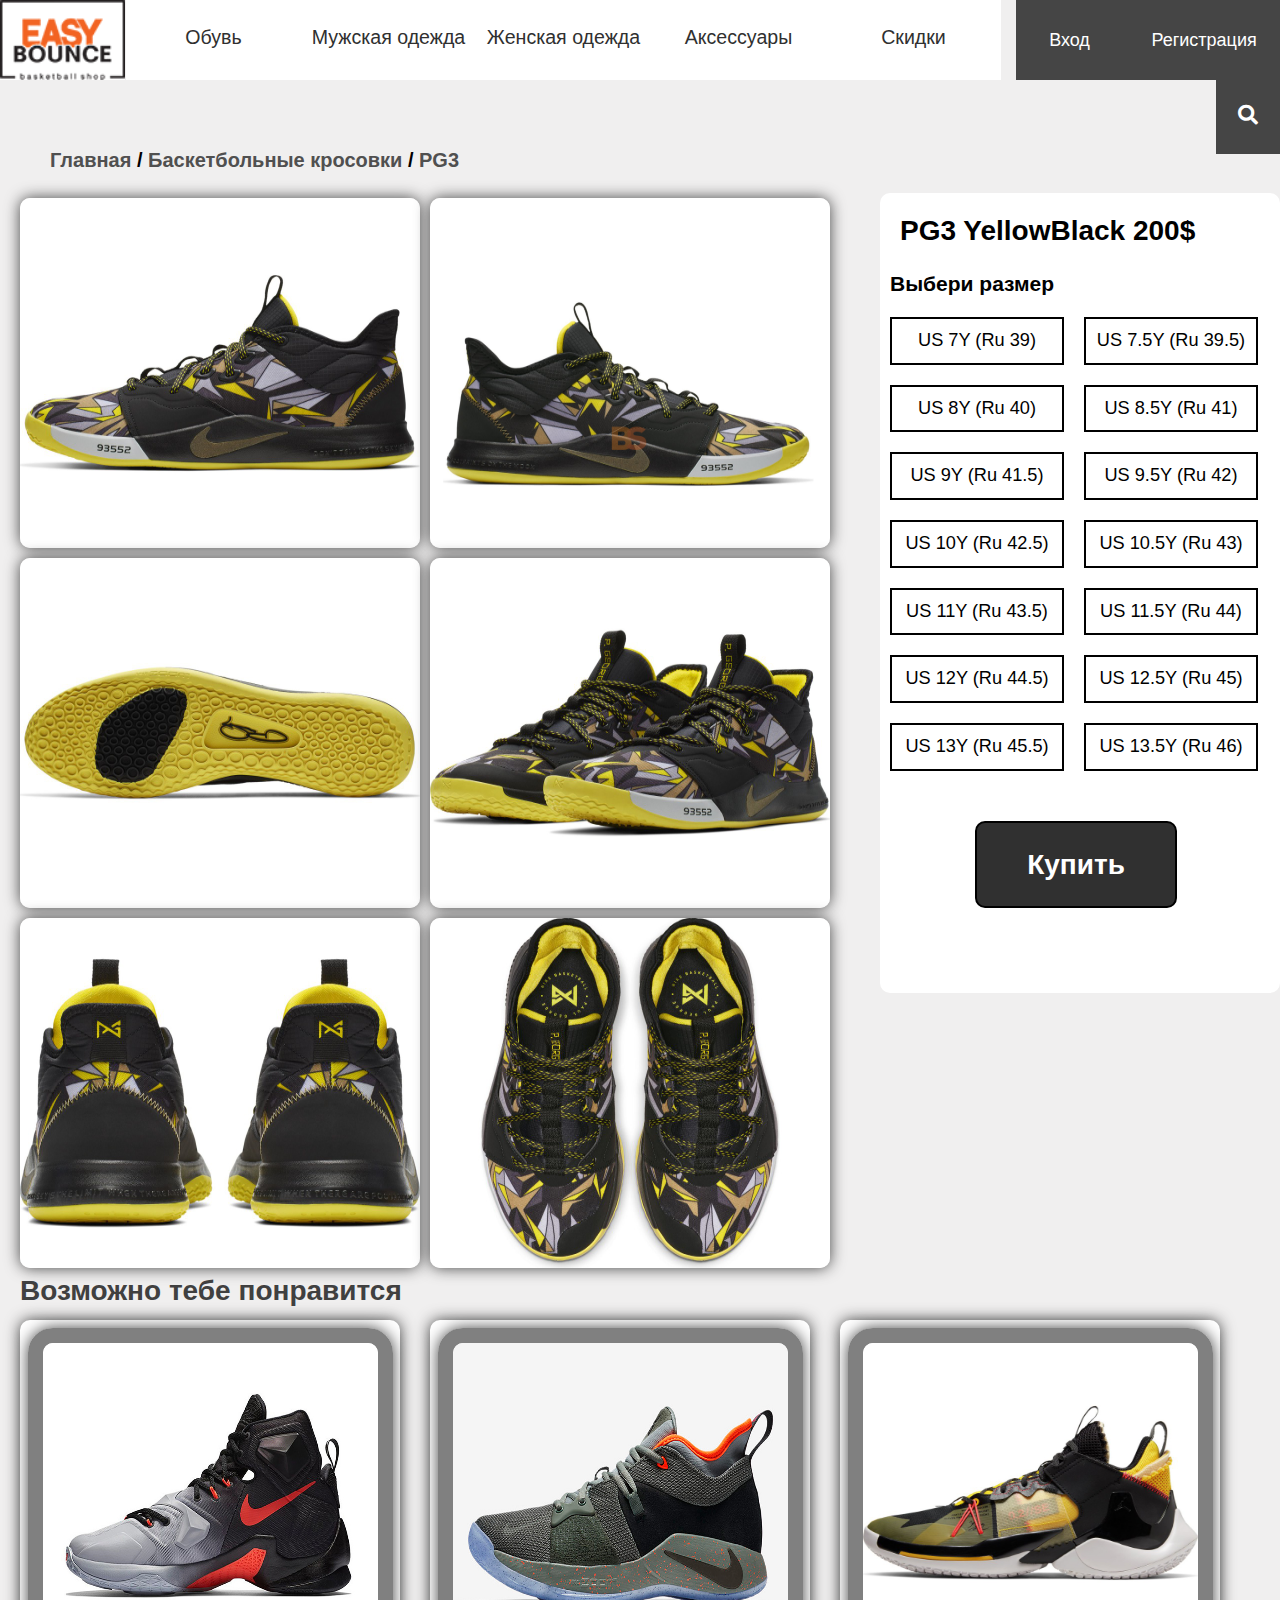
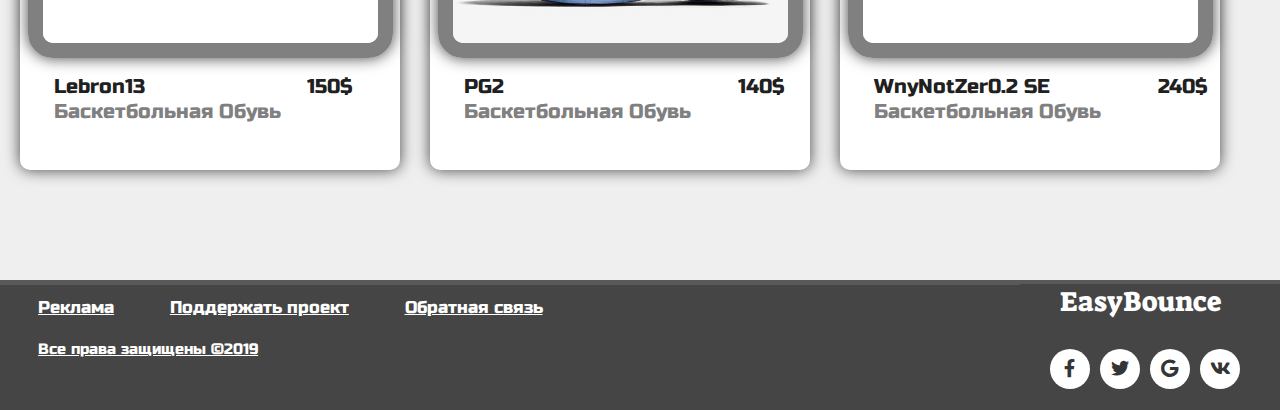
<file: pg3.html>
<!DOCTYPE html>
<html lang="en">
<head>
    <meta charset="UTF-8">
     <link rel="stylesheet" href="css/menu.css"  type="text/css" />
        <link href="css/main.css" rel="stylesheet" type="text/css" />
        <link rel="stylesheet" href="lib/end/all.min.css">
        <link href="css/shoes.css" rel="stylesheet" type="text/css" />
    <title>Document</title>
</head>
<body>  
     <div id="main">
     
     <header id="content">

<a href="MainStr.html"><img src="images/newlogo.png" id="logo"/></a>			
	<ul id="nav">
	
		<li>
		<a href="">Обувь</a>
			<ul>
				<li><a href="index.html">Баскетбольные Кросовки</a></li>
                <li><a href="">Обувь Lifestyle</a></li>
			</ul>
		</li>
		<li>
		<a href="">Мужская одежда</a>
			<ul>
				<li><a href="shorts.html">Баскетбольные шорты</a></li>
				<li><a href="maiki.html">Баскетбольные майки</a></li>
				<li><a href="kofta.html">Толстовки</a></li>
				<li><a href="">Штаны</a></li>
				<li><a href="">Компрессивное бельё</a></li>
				<li><a href="">Спортивные костюмы</a></li>
				<li><a href="">Шапки кепки</a></li>
			</ul>
		</li>
			<li>
		<a href="">Женская одежда</a>
			<ul>
				<li><a href="girlshorts.html">Баскетбольные шорты</a></li>
				<li><a href="">Баскетбольные майки</a></li>
				<li><a href="">Толстовки</a></li>
				<li><a href="">Штаны</a></li>
				<li><a href="">Компрессивное бельё</a></li>
				<li><a href="">Спортивные костюмы</a></li>
				<li><a href="">Шапки кепки</a></li>
			</ul>
		</li>
		<li>
		<a href="">Аксессуары</a>
			<ul>
				<li><a href="">Для баскетбола</a></li>
				<li><a href="myach.html">Баскетбольные мячи</a></li>
				<li><a href="">Рюкзаки и сумки</a></li>
			
			</ul>
		</li>
		<li>
		    <a href="">Скидки</a>
		</li>
		
	</ul>
	 
		<div>
          <a href="" id="reg">Регистрация</a>
		
        <a href="" id="reg2">Вход</a>
		</div>
	<div id="search-box">
              <input class="search-txt" type="text"
 name="" placeholder="type to search" >  <a class="search-btn" href="#"><i class="fas fa-search"></i></a>
          </div>
	  </header>
    
     <h2>Fixprice</h2>
     <h1 id="stropisanie"><a href="#">Главная</a> /<a href="index.html"> Баскетбольные кросовки</a> / <a href="#">PG3</a></h1>
     
      <div class="menu">
      
       <div id="right">
        <h1 id="kupit">PG3 YellowBlack 200$</h1>
        <h2 id="kupit2">Выбери размер</h2>
        <div id="razmer">
            <a tabindex="1">US 7Y (Ru 39)</a>
        </div>
        <div id="razmer">
          <a tabindex="1">  US 7.5Y (Ru 39.5)</a>
        </div>
           
           <div id="razmer">
          <a tabindex="1">  US 8Y (Ru 40)</a>
        </div>
        <div id="razmer">
          <a tabindex="1">  US 8.5Y (Ru 41)</a>
        </div>
        <div id="razmer">
          <a tabindex="1">  US 9Y (Ru 41.5)</a>
        </div>
        <div id="razmer">
           <a tabindex="1"> US 9.5Y (Ru 42)</a>
        </div>
        <div id="razmer">
          <a tabindex="1">  US 10Y (Ru 42.5)</a>
        </div>
        <div id="razmer">
          <a tabindex="1">  US 10.5Y (Ru 43)</a>
        </div>
         <div id="razmer">
          <a tabindex="1">  US 11Y (Ru 43.5)</a>
        </div> 
           <div id="razmer">
           <a tabindex="1"> US 11.5Y (Ru 44)</a>
        </div> 
           <div id="razmer">
          <a tabindex="1">  US 12Y (Ru 44.5)</a>
        </div>
            <div id="razmer">
          <a tabindex="1">  US 12.5Y (Ru 45)</a>
        </div>
            <div id="razmer">
           <a tabindex="1"> US 13Y (Ru 45.5)</a>
        </div> 
           <div id="razmer">
           <a tabindex="1"> US 13.5Y (Ru 46)</a>
        </div>
         <div id="kupit3">
             <a href="1"><h1>Купить</h1></a>
        </div>
        </div>
      <div class="obzor">
		<div id="image">
		    <a  tabindex="1"><img src="images/pg3/pg3.jpeg"></a>
		  </div>
		<div id="image">
            <a tabindex="2"><img src="images/pg3/pg3.jpg"></a>
		</div>	
		<div id="image">
            <a tabindex="3"><img src="images/pg3/pg32jpg.jpeg"></a>
        </div>
        <div id="image">
            <a tabindex="4"><img src="images/pg3/pg33.jpg"></a>
            </div>
		<div id="image">	
			<a tabindex="5"><img src="images/pg3/pg35jpg.jpeg"></a>
			</div>
		<div id="image">	
			<a tabindex="6"><img src="images/pg3/pg36.jpeg"></a>
			</div>
    </div>

    </div> 
    <div id="nizpg"> 
   <h1 id="vozmojnonrav">
       Возможно тебе понравится</h1></div>
         <div id="blockpg">
            <a href="lebron13.html"><img src="images/2.jpg"><span id="span2"><pre>Lebron13                           150$</pre>Баскетбольная Обувь</span></a>
			</div>
		<div id="blockpg">
            <a href="pg.html"><img src="images/pg/pg3.jpg"><span id="span2"><pre>PG2                                       140$</pre>Баскетбольная Обувь</span></a> 
			</div>
        <div id="blockpg">
            <a href="whynot.html"><img src="images/Whynot1.jpeg"><span id="span2"><pre>WnyNotZer0.2 SE                  240$</pre>Баскетбольная Обувь</span></a>
			</div>
</div> 
<footer>
       
        <div id="niz">
            <span>EasyBounce</span>
        </div>
        <div id="clear"></div>

        <div id="Fullniz">
            <a href="">Реклама</a>
            <a href="">Поддержать проект</a>
            <a href="">Обратная связь</a>
        </div>
        <div id="nizright">
            <a href="">Все права защищены &copy;2019</a>
        </div>
        <div id="social">
         <a href="https://vk.com/spriggan0" title="Вконтакте"><i class="fab fa-vk"></i></a>
         <a href="https://myaccount.google.com/" title="Google"><i class="fab fa-google"></i></a>
         <a href="" title="Twitter"><i class="fab fa-twitter"></i></a>
         <a href="https://vk.com/spriggan0" title="Facebook"><i class="fab fa-facebook-f"></i></a>
       </div>
    </footer>
</body>
</html>
</file>
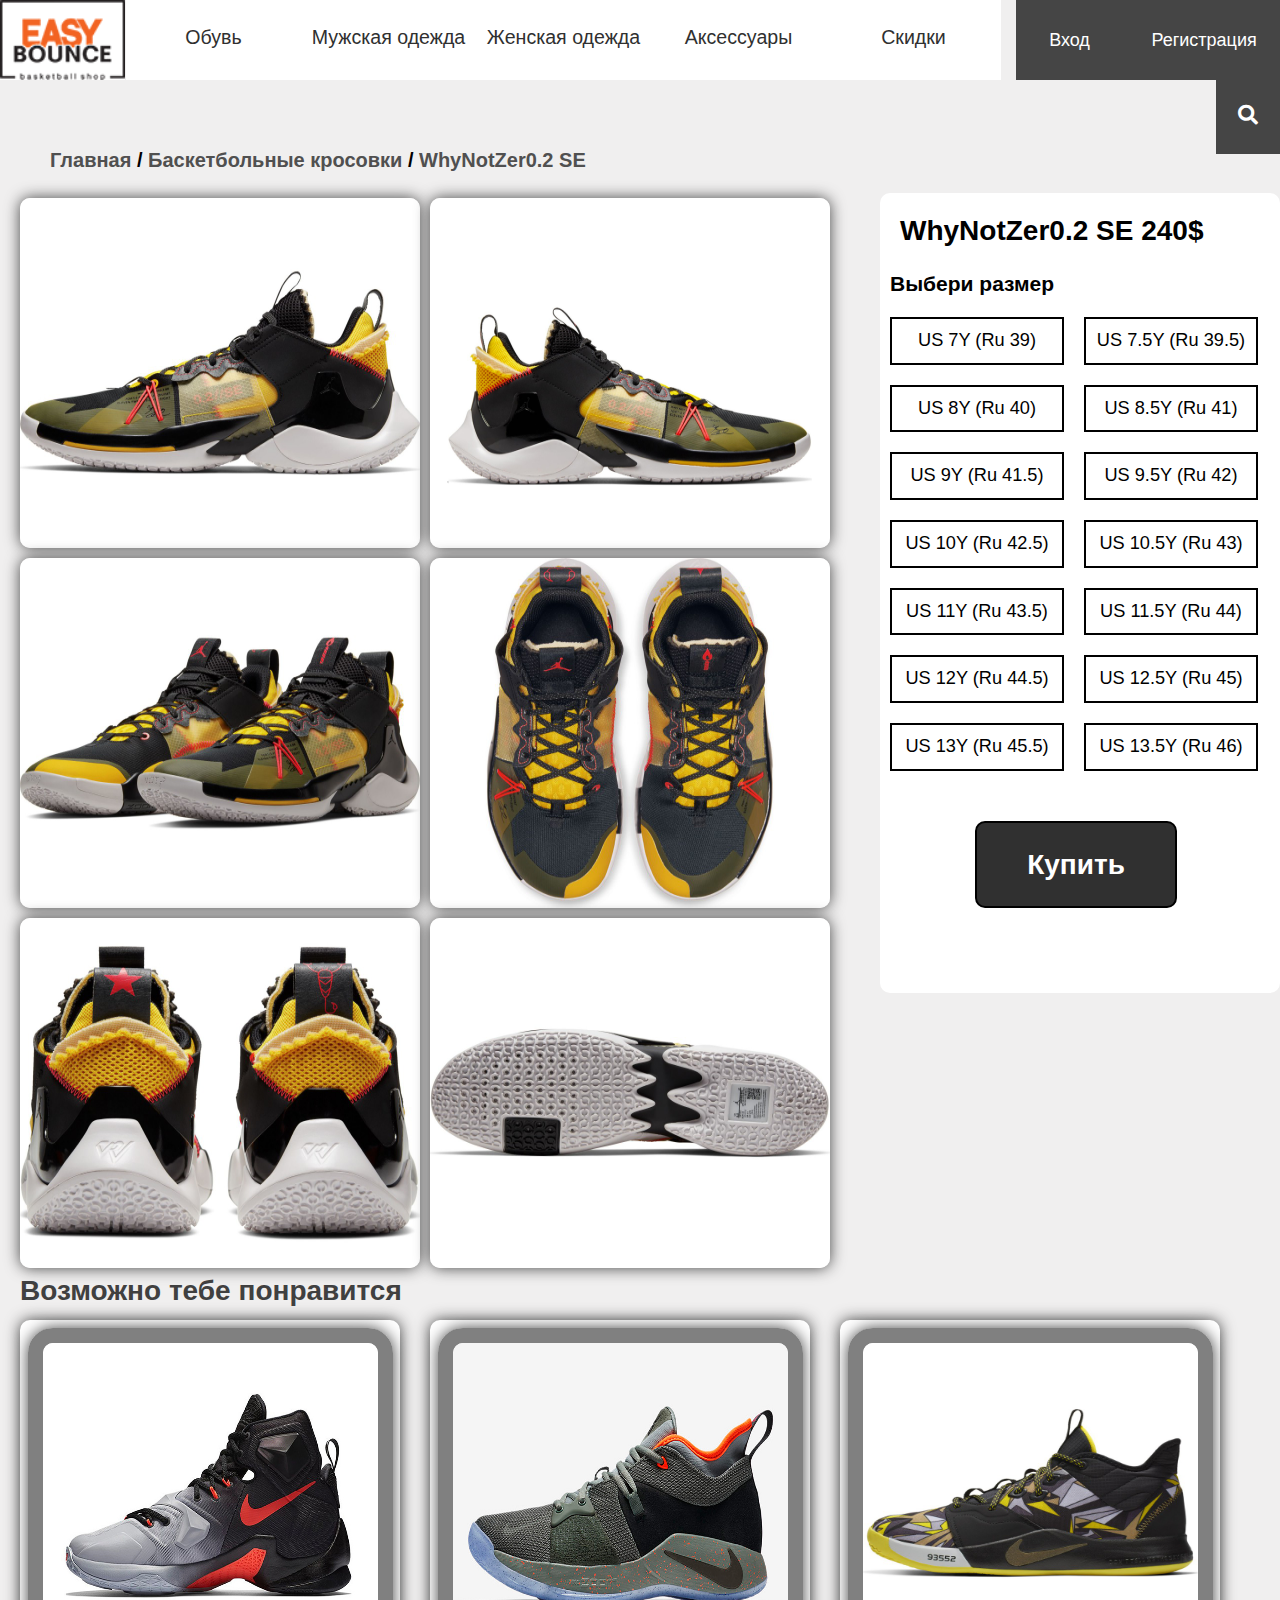
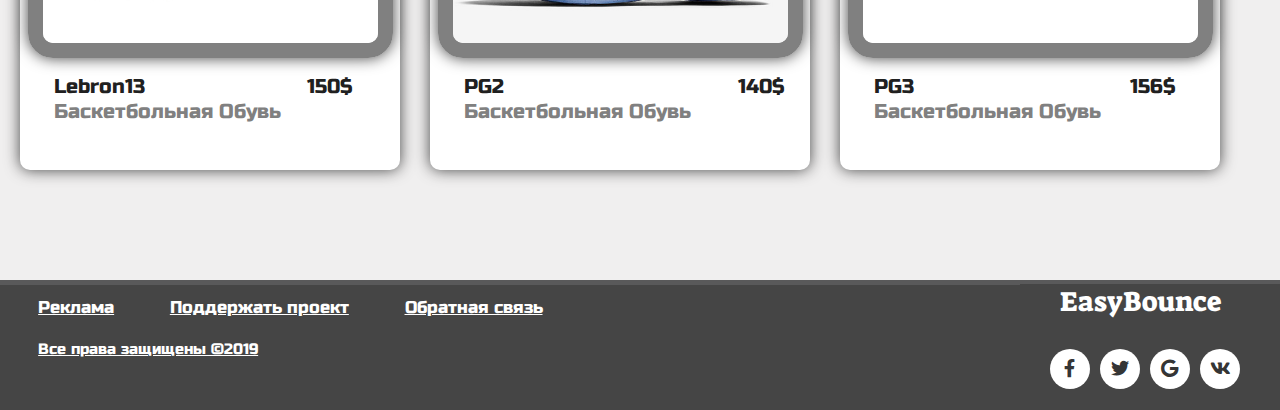
<file: whynot.html>
<!DOCTYPE html>
<html lang="en">
<head>
    <meta charset="UTF-8">
     <link rel="stylesheet" href="css/menu.css"  type="text/css" />
        <link href="css/main.css" rel="stylesheet" type="text/css" />
        <link rel="stylesheet" href="lib/end/all.min.css">
        <link href="css/shoes.css" rel="stylesheet" type="text/css" />
    <title>Document</title>
</head>
<body>  
     <div id="main">
     
     <header id="content">

<a href="MainStr.html"><img src="images/newlogo.png" id="logo"/></a>			
	<ul id="nav">
	
		<li>
		<a href="">Обувь</a>
			<ul>
				<li><a href="index.html">Баскетбольные Кросовки</a></li>
                <li><a href="">Обувь Lifestyle</a></li>
			</ul>
		</li>
		<li>
		<a href="">Мужская одежда</a>
			<ul>
				<li><a href="shorts.html">Баскетбольные шорты</a></li>
				<li><a href="maiki.html">Баскетбольные майки</a></li>
				<li><a href="kofta.html">Толстовки</a></li>
				<li><a href="">Штаны</a></li>
				<li><a href="">Компрессивное бельё</a></li>
				<li><a href="">Спортивные костюмы</a></li>
				<li><a href="">Шапки кепки</a></li>
			</ul>
		</li>
			<li>
		<a href="">Женская одежда</a>
			<ul>
				<li><a href="girlshorts.html">Баскетбольные шорты</a></li>
				<li><a href="">Баскетбольные майки</a></li>
				<li><a href="">Толстовки</a></li>
				<li><a href="">Штаны</a></li>
				<li><a href="">Компрессивное бельё</a></li>
				<li><a href="">Спортивные костюмы</a></li>
				<li><a href="">Шапки кепки</a></li>
			</ul>
		</li>
		<li>
		<a href="">Аксессуары</a>
			<ul>
				<li><a href="">Для баскетбола</a></li>
				<li><a href="myach.html">Баскетбольные мячи</a></li>
				<li><a href="">Рюкзаки и сумки</a></li>
			
			</ul>
		</li>
		<li>
		    <a href="">Скидки</a>
		</li>
		
	</ul>
	 
		<div>
          <a href="" id="reg">Регистрация</a>
		
        <a href="" id="reg2">Вход</a>
		</div>
	<div id="search-box">
              <input class="search-txt" type="text"
 name="" placeholder="type to search" >  <a class="search-btn" href="#"><i class="fas fa-search"></i></a>
          </div>
	  </header>
    
     <h2>Fixprice</h2>
     <h1 id="stropisanie"><a href="#">Главная</a> /<a href="index.html"> Баскетбольные кросовки</a> / <a href="#">WhyNotZer0.2 SE</a></h1>
     
      <div class="menu">
      
       <div id="right">
        <h1 id="kupit">WhyNotZer0.2 SE 240$</h1>
        <h2 id="kupit2">Выбери размер</h2>
        <div id="razmer">
            <a tabindex="1">US 7Y (Ru 39)</a>
        </div>
        <div id="razmer">
          <a tabindex="1">  US 7.5Y (Ru 39.5)</a>
        </div>
           
           <div id="razmer">
          <a tabindex="1">  US 8Y (Ru 40)</a>
        </div>
        <div id="razmer">
          <a tabindex="1">  US 8.5Y (Ru 41)</a>
        </div>
        <div id="razmer">
          <a tabindex="1">  US 9Y (Ru 41.5)</a>
        </div>
        <div id="razmer">
           <a tabindex="1"> US 9.5Y (Ru 42)</a>
        </div>
        <div id="razmer">
          <a tabindex="1">  US 10Y (Ru 42.5)</a>
        </div>
        <div id="razmer">
          <a tabindex="1">  US 10.5Y (Ru 43)</a>
        </div>
         <div id="razmer">
          <a tabindex="1">  US 11Y (Ru 43.5)</a>
        </div> 
           <div id="razmer">
           <a tabindex="1"> US 11.5Y (Ru 44)</a>
        </div> 
           <div id="razmer">
          <a tabindex="1">  US 12Y (Ru 44.5)</a>
        </div>
            <div id="razmer">
          <a tabindex="1">  US 12.5Y (Ru 45)</a>
        </div>
            <div id="razmer">
           <a tabindex="1"> US 13Y (Ru 45.5)</a>
        </div> 
           <div id="razmer">
           <a tabindex="1"> US 13.5Y (Ru 46)</a>
        </div>
         <div id="kupit3">
             <a href="1"><h1>Купить</h1></a>
        </div>
        </div>
      <div class="obzor">
		<div id="image">
		    <a  tabindex="1"><img src="images/whynot/Whynot1.jpeg"></a>
		  </div>
		<div id="image">
            <a tabindex="2"><img src="images/whynot/whynot6.jpeg"></a>
		</div>	
		<div id="image">
            <a tabindex="3"><img src="images/whynot/whynot2.jpg"></a>
        </div>
        <div id="image">
            <a tabindex="4"><img src="images/whynot/whynot3.jpg"></a>
            </div>
		<div id="image">	
			<a tabindex="5"><img src="images/whynot/whynot4.jpg"></a>
			</div>
		<div id="image">	
			<a tabindex="6"><img src="images/whynot/whynot5.jpg"></a>
			</div>
    </div>

    </div> 
    <div id="nizpg"> 
   <h1 id="vozmojnonrav">
       Возможно тебе понравится</h1></div>
         <div id="blockpg">
            <a href="lebron13.html"><img src="images/2.jpg"><span id="span2"><pre>Lebron13                           150$</pre>Баскетбольная Обувь</span></a>
			</div>
		<div id="blockpg">
            <a href="pg.html"><img src="images/pg/pg3.jpg"><span id="span2"><pre>PG2                                       140$</pre>Баскетбольная Обувь</span></a> 
			</div>
        <div id="blockpg">
            <a href="Pg3.html"><img src="images/pg3.jpeg"><span id="span2"><pre>PG3                                    156$</pre>Баскетбольная Обувь</span></a>
			</div>
</div> 
<footer>
       
        <div id="niz">
            <span>EasyBounce</span>
        </div>
        <div id="clear"></div>

        <div id="Fullniz">
            <a href="">Реклама</a>
            <a href="">Поддержать проект</a>
            <a href="">Обратная связь</a>
        </div>
        <div id="nizright">
            <a href="">Все права защищены &copy;2019</a>
        </div>
        <div id="social">
         <a href="https://vk.com/spriggan0" title="Вконтакте"><i class="fab fa-vk"></i></a>
         <a href="https://myaccount.google.com/" title="Google"><i class="fab fa-google"></i></a>
         <a href="" title="Twitter"><i class="fab fa-twitter"></i></a>
         <a href="https://vk.com/spriggan0" title="Facebook"><i class="fab fa-facebook-f"></i></a>
       </div>
    </footer>
</body>
</html>
</file>
<file: css/menu.css>
@import url('https://fonts.googleapis.com/css?family=Russo+One&display=swap');
@import url('https://fonts.googleapis.com/css?family=Suez+One&display=swap');
#content{
	width:100%;
position:fixed;
	 z-index: 20;
}



#nav{margin-left: 126px;
	font-family: 'Open Sans', arial;
    z-index: 20;
    position: fixed;
       
    
}

#nav li{
	float:left; /* все ссылки идут слева на право */
    position:relative;
    list-style:none; /* убираем точки */
    background:#fff;
	width:175px;
    height: 80px;
    
}

#nav a{
    text-decoration:none;
    display:block; /* делаем блочным элементов тег "a" */
    padding-top:25px;
    height: 25px;
    padding-bottom: 28px;
    text-align: center;
    color:#303030;
    font-size: 1.4em;
    

}

#active a, #nav li:hover > a{
    background-color: #606060;
    padding-bottom: 30.5px;
 
    color:white;
    transition: all 1.0s ease;
    
}

#nav ul {
	visibility:hidden; /* скрываем выпадающее меню */
    padding:0;  
    position:absolute;
 
}

#nav li:hover > ul{
    visibility:visible; /* показываем выпадающее меню при наведении */
	position: relative;
     z-index: 1;
    
}

#nav ul a{
	padding-bottom:35px ; /* делаем отступы выпадающего меню меньше от основного */
    text-align: center;
}







#nav > li ul li{
	border-top: 3px solid #404040;/
	
}
#search-box{
      
    left: 264px;
    position: relative;
    top:80px;
    float:right;
    background: #454545;
    height:60px;
    padding: 7px;
}
.search-btn{

    color:white;
    float: right;
    width: 50px;
    height: 55px;
    background: #454545;
    display: flex;
    text-decoration: none;
    align-items: center;
    justify-content: center;

    font-size:20px;
}
.search-txt{
    float: left;
    color: white;
    font-size: 16px;
    transition: 0.4s;
    margin-top: 10px;
    line-height:40px;
    width: 0px;
    border: none;
    background:none;
    outline: none;
    padding: 0;
    
}
#search-box:hover >.search-txt {
    width: 198px;
  
}
#reg{
   float: right;
 background: #454545;
   color: white;
    width:100px;
    text-decoration: none;
    padding: 28.5px;
    font-size: 18px;
    text-align: center;
}


#reg2{
    position: relative;
 
    text-align: center;
    width: 50px;
     padding: 28.5px;
     float: right;
    color: white;
    background: #454545;
    text-decoration: none;
    font-size: 18px;
}
#reg:hover{
    background: #202020;
    color: #f0f0f0;
}
#reg2:hover{
     background: #202020;
   color: #f0f0f0;
}

#logo{
    height: 80px;
    width: 125px;
    float: left;
    background: white;

}
footer{
    margin-top: 100px;
    float: left;
    background-color: #454545;
    width: 99%;
    height: 100px;
    padding: 1%;
    border-top: 5px solid #59595a;
       font-family: 'Russo One', sans-serif;
}
#niz{border-top: 2px solid #59595a;
    margin-top: -15px;
    color:#fff;
    float: right;
    font-size: 2em;
    background: #454545;
    height: 46px;
    padding-left:40px;
    width: 220px;
}
#niz>span{
     font-family: 'Suez One', serif;

}
#Fullniz{
        font-family: 'Russo One', sans-serif;
    font-size: 1.2em;
}
#Fullniz>a{
     color: white;
 
    margin: 2%;
}
#Fullniz>a:hover{
    border-bottom: 1px solid Silver;
    color:#aeaeae;
}
#nizright{
    float: left;
    margin-left: 2%;
    font-size: 1.1em;
    margin-top: 20px;
    
}
#nizright>a{
    color: white;
}
#nizright>a:hover{
    border-bottom: 1px solid Silver;
    color:#aeaeae;}
#social{
     position:relative;
     left:300px;
     float: right;
     padding: 20px;
    padding-right:80px;
     height: 40px;
      color: black;
    background:#454545;
   
    margin-top: 10px;
    
}
#social>a{
    border-radius: 50%;
    background-color:#fff;
    margin-left: 10px;
    width: 40px;
    height: 40px;
    float: right;
    color: rgba(40, 40, 40, 0.95);
    text-align: center;
    line-height: 40px;
    font-size: 1.3em;
    
}
#social>a:hover{
background-color: #d2dada;
}
</file>
<file: css/main.css>
@import url('https://fonts.googleapis.com/css?family=Russo+One&display=swap');
@import url('https://fonts.googleapis.com/css?family=Suez+One&display=swap');
*{
    margin:0;
    padding:0;
}
body {
    background: #F0EFEF;
    font:14px/1.3 Arial,sans-serif;
}

#main{
    
}
.menu{

    height: 100px;
    width: 100%;

    z-index: 1;
}
#stropisanie {
    position: relative;
    top: 120px;
    font-size: 20px;
    margin-left: 50px;
    text-decoration: none;
}
#stropisanie a{
    text-decoration: none;
    color: #505050;
}
#stropisanie a:hover{
    color:#909090;
}
.gallery{
	
	margin-left:310px;
    position:sticky;
    margin-top: 130px;
    z-index: 4;
}
#block{
    
	position: relative;
	background-color:white;
	width:30.5%;
	height:330px;
	float:left;
	margin:10px;
    box-shadow: 0 0 15px #444;
 
    
}
.gallery a {
    height: 205px;
    position: relative;
    width: 250px;
	float:left;
	margin:12px;
    color: black;
        font-family: 'Russo One', sans-serif;

}
.gallery a img {
    border: 8px solid #454545;
    border-bottom: 20px solid #454545;
    height: 100%;
    left: 0px;
    position: absolute;
    top: 0px;
    width: 100%;
    z-index: 3;
    border-radius: 10px;
    box-shadow: 0 0 15px #444;
}


 a img {
       transform: scale(1);
     
}


.gallery a:hover img {
   
    height: 130%;
    left: -35px;
    top: -50px;
    position: absolute;
    width: 130%;
    z-index: 4;
    transform: rotate(0deg);
    transition: all 2.0s ease;
    border-radius:30px 30px 40px 40px;

}

#span1{
    position: absolute;
    bottom: -100px;
    left: 0px;
    font-size: 1.4em;
    color: gray;
    padding: 4px;
}
pre{
        font-family: 'Russo One', sans-serif;
    color: #202020;
}
pre:hover{
    color: crimson;
}
span:hover{
    color: #434343 ;
}
#leftmain{
    margin-top: 140px;
    float: left;
    height: 730px;   
    width: 280px;
    background:#EAE9E9;
    margin-left: 10px;
    box-shadow: 0px 0px 20px  3px #444;
}
#kategoria{
    margin-top: 15px;
    margin-left: 20px;
    font-size: 30px;
    color: #404040;
       font-family: 'Open Sans', arial;
    
}
#inkategori{
    margin-top: 15px;
    margin-bottom: 15px;

}
#inkategori a {
        font-family: 'Russo One', sans-serif;
    margin-left: 20px;
    text-decoration: none;
    color:#303030;
    font-size: 20px;
}
#inkategori a:hover{
    color: #DA2A2D;
    
}
#linia{
    margin-left: 20px;
    width: 235px;
    height: 2px;
    background: black;
}
  #color a{
    position: relative;
    top: 50px;
    left: 1px;
    text-decoration: none;
    color: #303030;
    
    
}
#color a:hover{
    color: #da2a2d;
}
#black{
    height: 50px;
    width: 50px;
    background: black;
    float: left;
    margin: 20px;
    border-radius:25px;
     font-family: 'Russo One', sans-serif;
    text-align: center;
}
#blue{
   height: 50px;
    width: 50px;
    background: blue; 
    float: left;
    margin: 20px;
    border-radius:25px;
    text-align: center;
        font-family: 'Russo One', sans-serif;
    
}
#green{
    height: 50px;
    width: 50px;
    background: green;
    float: left;
    margin: 20px;
    border-radius:25px;
    text-align: center;
        font-family: 'Russo One', sans-serif;
}
#red{
    height: 50px;
    width: 50px;
    background: red;
    float: left;
    margin: 20px;
    border-radius:25px;
    text-align: center;
        font-family: 'Russo One', sans-serif;
}

#white{
    height: 50px;
    width: 50px;
    background: white;
    float: left;
    margin: 20px;
    border-radius:25px;
    text-align: center;
        font-family: 'Russo One', sans-serif;
}
#yellow{
    height: 50px;
    width: 50px;
    background: yellow;
    float: left;
    margin: 20px;
    border-radius:25px;
    text-align: center;
        font-family: 'Russo One', sans-serif;
}
#grey{
    height: 50px;
    width: 50px;
    background: grey;
    float: left;
    margin: 20px;
    border-radius:25px;
        font-family: 'Russo One', sans-serif;
    text-align: center;
}
#orange{
    height: 50px;
    width: 50px;
    background: orange;
    float: left;
    margin: 20px;
    border-radius:25px;
   text-align: center;
        font-family: 'Russo One', sans-serif;
}
#purple{
    height: 50px;
    width: 50px;
    background: purple;
    float: left;
    margin: 20px;
    border-radius:25px;
   text-align: center;
        font-family: 'Russo One', sans-serif;

}
#perehod{
       position: absolute;
    top: 1600px;
    right: 570px; 
    height: 35px;
    width: 30px;
   color:#303030;
    border:1px solid black;
     text-align: center;
    
}
#perehod a{
     text-decoration: none;
  color:#303030;
}
#perehod a:hover{
    color:#707070;
}
#perehod2{
       position: absolute;
    top: 1600px;
    right: 520px; 
    height: 35px;
    width: 30px;
   color:#303030;
    border:1px solid black;
     text-align: center;
    
}
#perehod2 a{
     text-decoration: none;
  color:#303030;
}
#perehod2 a:hover{
    color:#707070;
}
#perehod21{
       position: absolute;
    top: 1270px;
    right: 570px; 
    height: 35px;
    width: 30px;
   color:#303030;
    border:1px solid black;
     text-align: center;
    
}
#perehod21 a{
     text-decoration: none;
  color:#303030;
}
#perehod21 a:hover{
    color:#707070;
}
#perehod22{
       position: absolute;
    top: 1270px;
    right: 520px; 
    height: 35px;
    width: 30px;
   color:#303030;
    border:1px solid black;
     text-align: center;
    
}
#perehod22 a{
     text-decoration: none;
  color:#303030;
}
#perehod22 a:hover{
    color:#707070;
}
</file>
<file: css/shoes.css>
@import url('https://fonts.googleapis.com/css?family=Russo+One&display=swap');
@import url('https://fonts.googleapis.com/css?family=Suez+One&display=swap');
/* PG2 Obzor*/
.menu{
    margin-top: 140px;

}
#image{
    float: left;
    height: 350px;
    width: 400px;
   
    margin: 5px;
}
.obzor a img{
 
    height: 350px;
    width: 400px;
  margin-bottom: 10px;
    margin-left: 15px;
    margin-right: 10px;
    z-index: 2;
    border-radius: 10px;
    box-shadow: 0 0 15px #444;
    transform: rotate(360deg);
}
.obzor a:focus img{
      
    height: 60%;
    left: 105px;
    top: 450px;
    position: absolute;
    width: 50%;
    z-index: 3;
    transform: rotate(0deg);
    transition: all 2.0s ease;
   
}
#right{
    background:white;
    color: black;
    float: right;
    height: 800px;
    width: 400px;
    border-radius: 10px;
}

.obzor{
    
 width: 70%;   
}
#nizpg{
    float: left;
    width:100%;
    margin-left: 20px;
}
#vozmojnonrav{
    float: left;
    color: #404040;
    
}
#blockpg{
    background-color: white;
    margin:10px;
    box-shadow: 0 0 15px #444;
   border-radius: 10px;
    float: left;
      height: 450px;
    width: 380px;
    margin-left: 20px;
}
#blockpg a img{
    
    position: relative;
    height: 300px;
    width: 335px;
    border-radius:25px ;
     border: 15px solid grey;
    margin: 8px;
    box-shadow: 0 0 15px #444;
  
}
#span2{
    float: left;
   margin-left: 30px;
     font-size: 1.4em;
    color: gray;
    padding: 4px;
     font-family: 'Russo One', sans-serif;
    
   
}
#razmer a{
    background-color: white;;
    color: black;
    float: left;
    margin: 10px;
    font-size: 1.3em;
    border: solid 2px black;
    width: 150px;
    padding: 10px;
    text-align: center;
    
}
#razmer a:focus{
    background-color: black;
    color: white;
    float: left;
    margin: 10px;
    font-size: 1.3em;
    width: 150px;
    padding: 10px;
    text-align: center;
}
#kupit{
    margin: 20px;
}
#kupit2{
    margin: 10px;
}
#kupit3{
    border: 2px solid black;
    background-color: #303030;
    height: 35px;
    float: left;
    margin-left:95px;
    padding: 24px;
    width: 150px;
    text-align: center;
    border-radius: 10px;
    margin-top: 40px;
    
}
#kupit3 a{
    color: white;
    text-decoration: none;
    
}
#kupit3:hover{
    background: #202020;
}
#kupit3 a:hover{
   color: #f0f0f0;
}
</file>
<file: css/glavnaya.css>
@import url('https://fonts.googleapis.com/css?family=Russo+One&display=swap');
@import url('https://fonts.googleapis.com/css?family=Suez+One&display=swap');
#mainleft a img{
    height: 500px;
    width: 600px;
    background: black;
    float: left;
    margin-bottom: 20px;
}
#mainright a img{
    height: 500px;
    width: 640px;
    background: black;
    float: right;
    margin-bottom: 20px;
}
#mainbottom a img{
   height: 400px;
    width: 99.9%;
    margin-top: 30px;
    margin-bottom: 20px;
    float: left;
    background: black;
}
#mainbottom2 a img{
    height: 500px;
    float: left;
    margin-top: 20px;
    margin-bottom: -100px;
    width: 99.9%;
    background: black;
    
}
.gallery1{
	

    position:sticky;

    z-index: 4;
}
#block1{
    
	position: relative;
	background-color:white;
	width:31%;
	height:480px;
	float:left;
	margin:12px;
    box-shadow: 0 0 15px #444;
    margin-left: 15px;
    
 
    
}
.gallery1 a {
    height: 355px;
    position: relative;
    width: 350px;
	float:left;
	margin:12px;
    color: black;
        font-family: 'Russo One', sans-serif;

}
.gallery1 a img {
    border: 8px solid #454545;
    border-bottom: 20px solid #454545;
    height: 100%;
    left: 0px;
    position: absolute;
    top: 0px;
    width: 100%;
    z-index: 3;
    border-radius: 10px;
    box-shadow: 0 0 15px #444;
}


 a img {
       transform: scale(1);
     
}


.gallery1 a:hover img {
   
    height: 110%;
    left: -15px;
    top: -30px;
    position: absolute;
    width: 110%;
    z-index: 4;
    transform: rotate(0deg);
    transition: all 2.0s ease;
    border-radius:30px 30px 40px 40px;

}

#span1{
    position: absolute;
    bottom: -120px;
    left: 0px;
    font-size: 1.4em;
    color: gray;
    padding: 4px;
}
pre{
        font-family: 'Russo One', sans-serif;
    color: #202020;
}
pre:hover{
    color: crimson;
}
span:hover{
    color: #434343 ;
}
#banner1{
    position: relative;
    top:450px;
    right:1050px;
    z-index: 15;
    border: 1px solid white;
    width: 170px;
    height: 35px;
    padding: 5px;
    background: black;
    color: white;
    text-decoration: none;
    float: right;
    
}
#banner1:hover{
    background: #101010;
}
#mainright a{
    text-decoration: none;
}
#mainleft a{
    text-decoration: none;
}
#banner2{
        position: relative;
    top:420px;
    left: 690px;
    z-index: 16;
    border: 1px solid white;
    width: 207px;
    height:30px;
    padding: 10px;
    background: black;
    color: white;
    text-decoration: none;
}
#banner2:hover{
    background: #101010;
    
}
</file>
